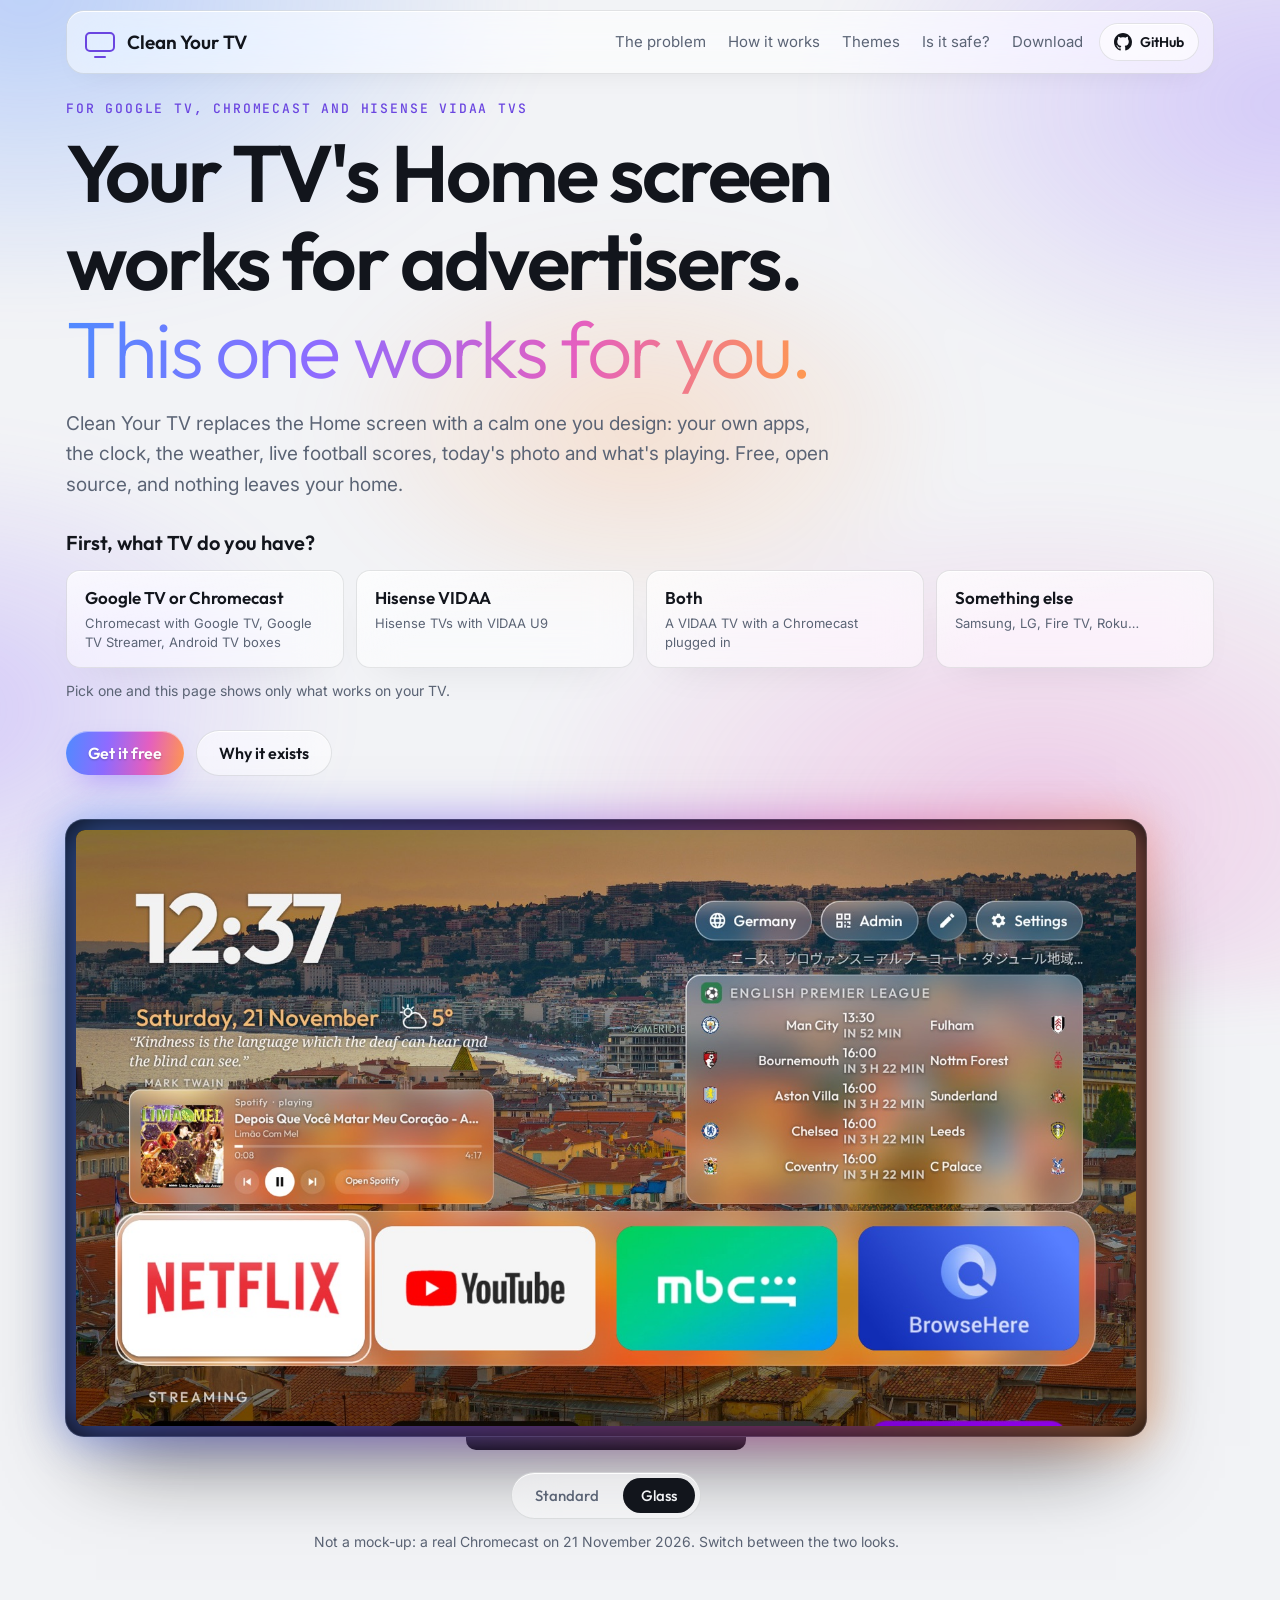
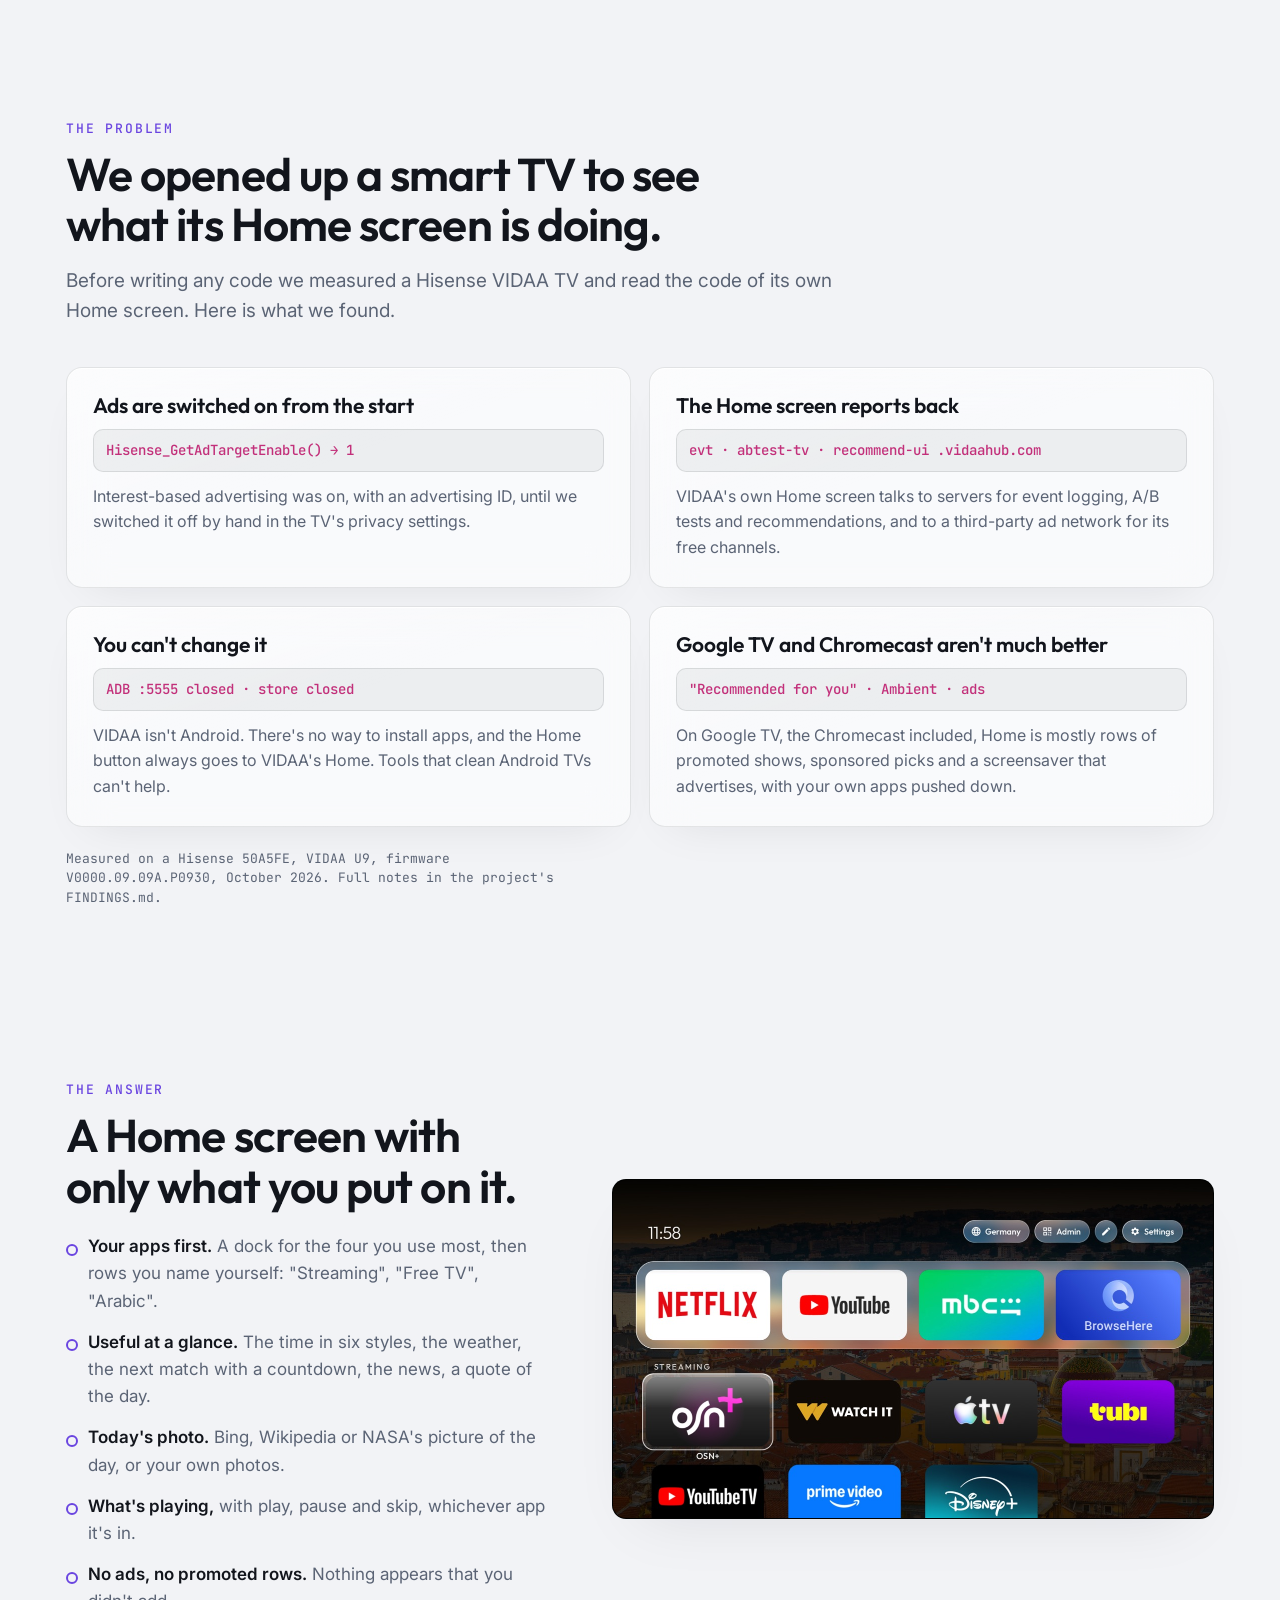
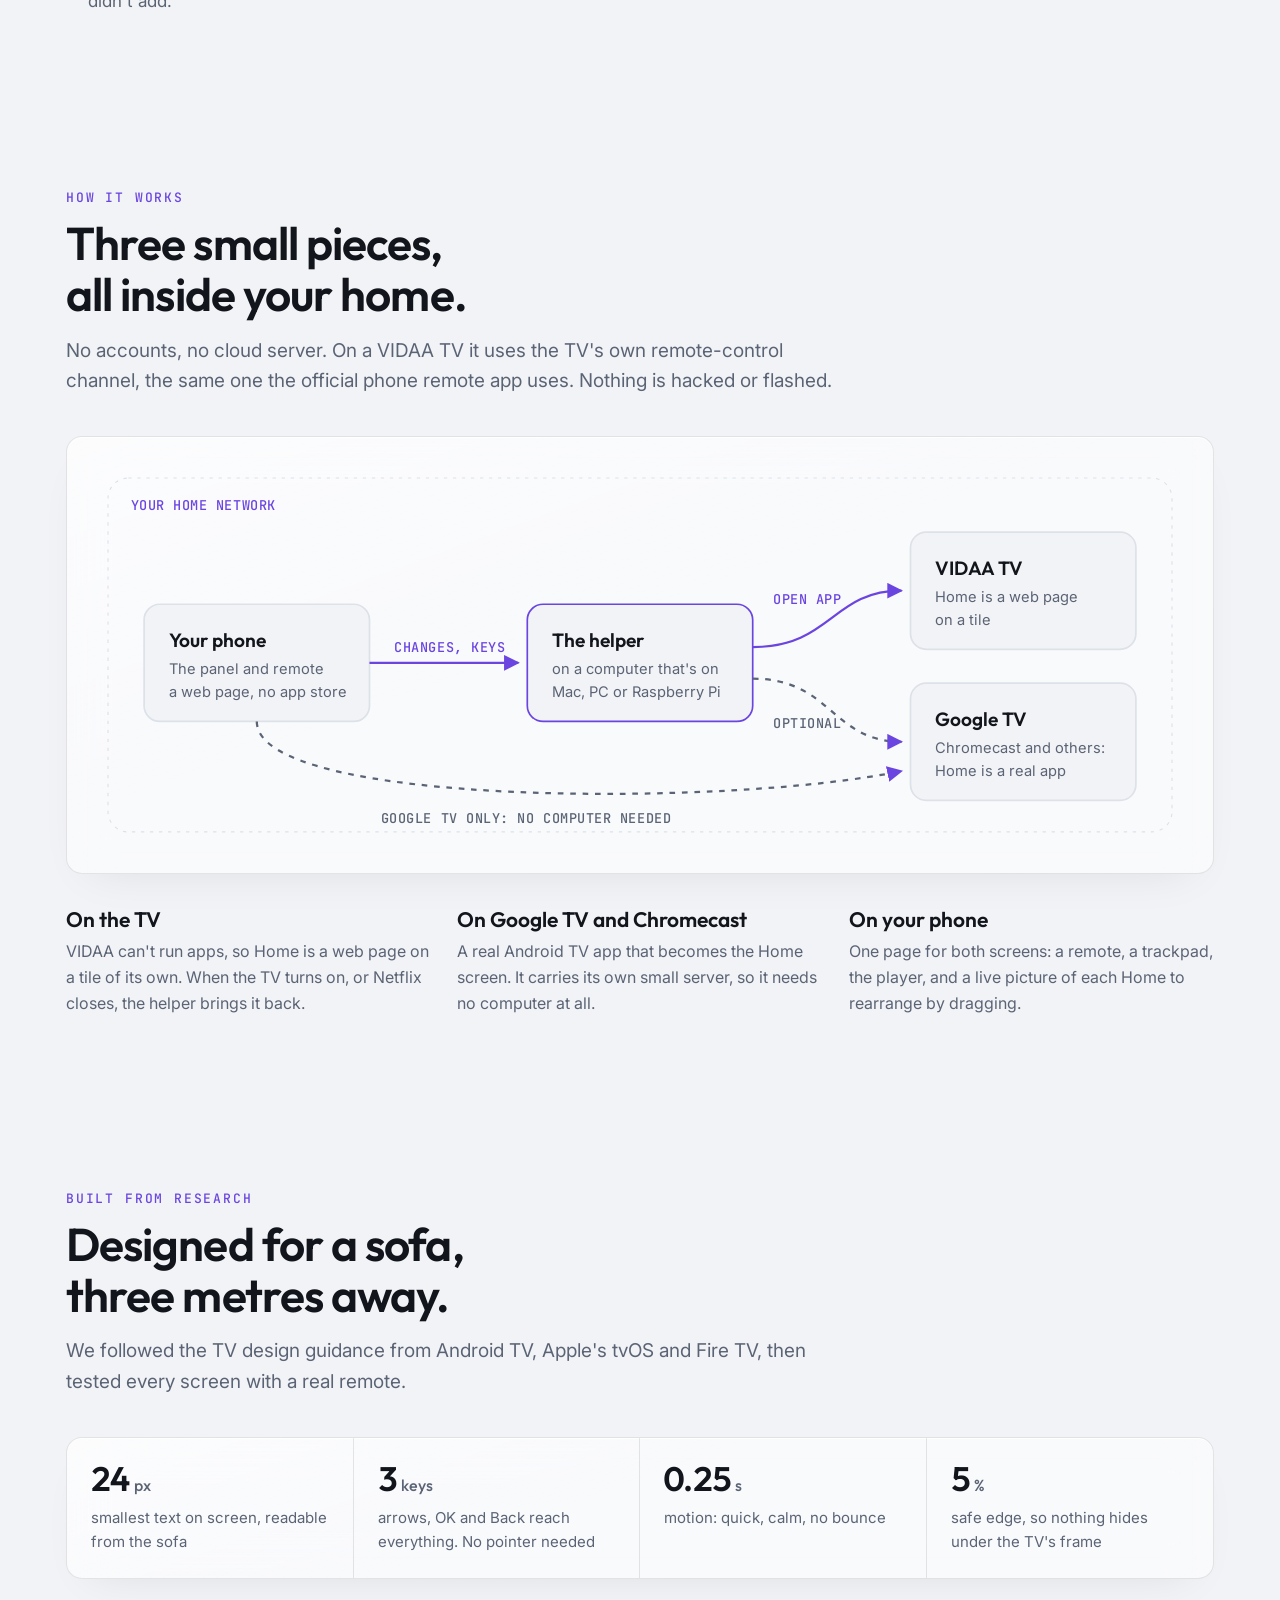
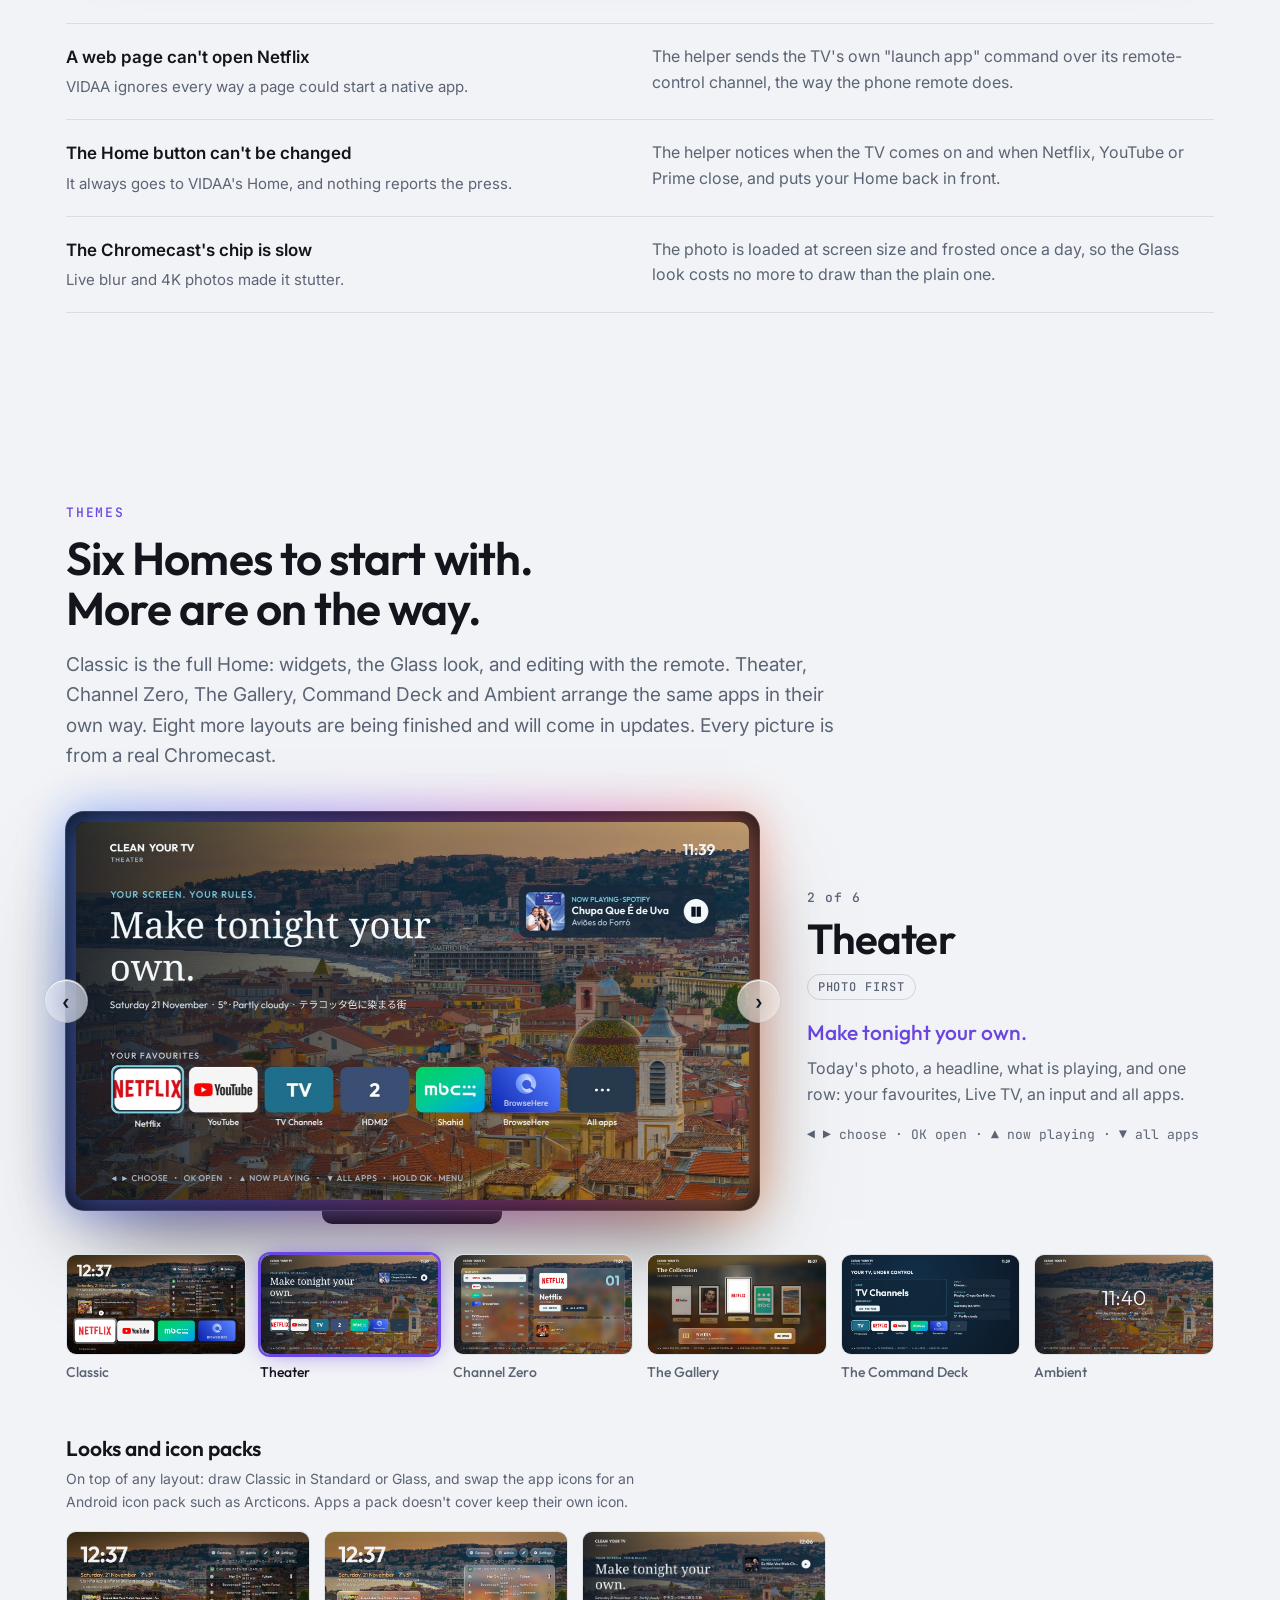
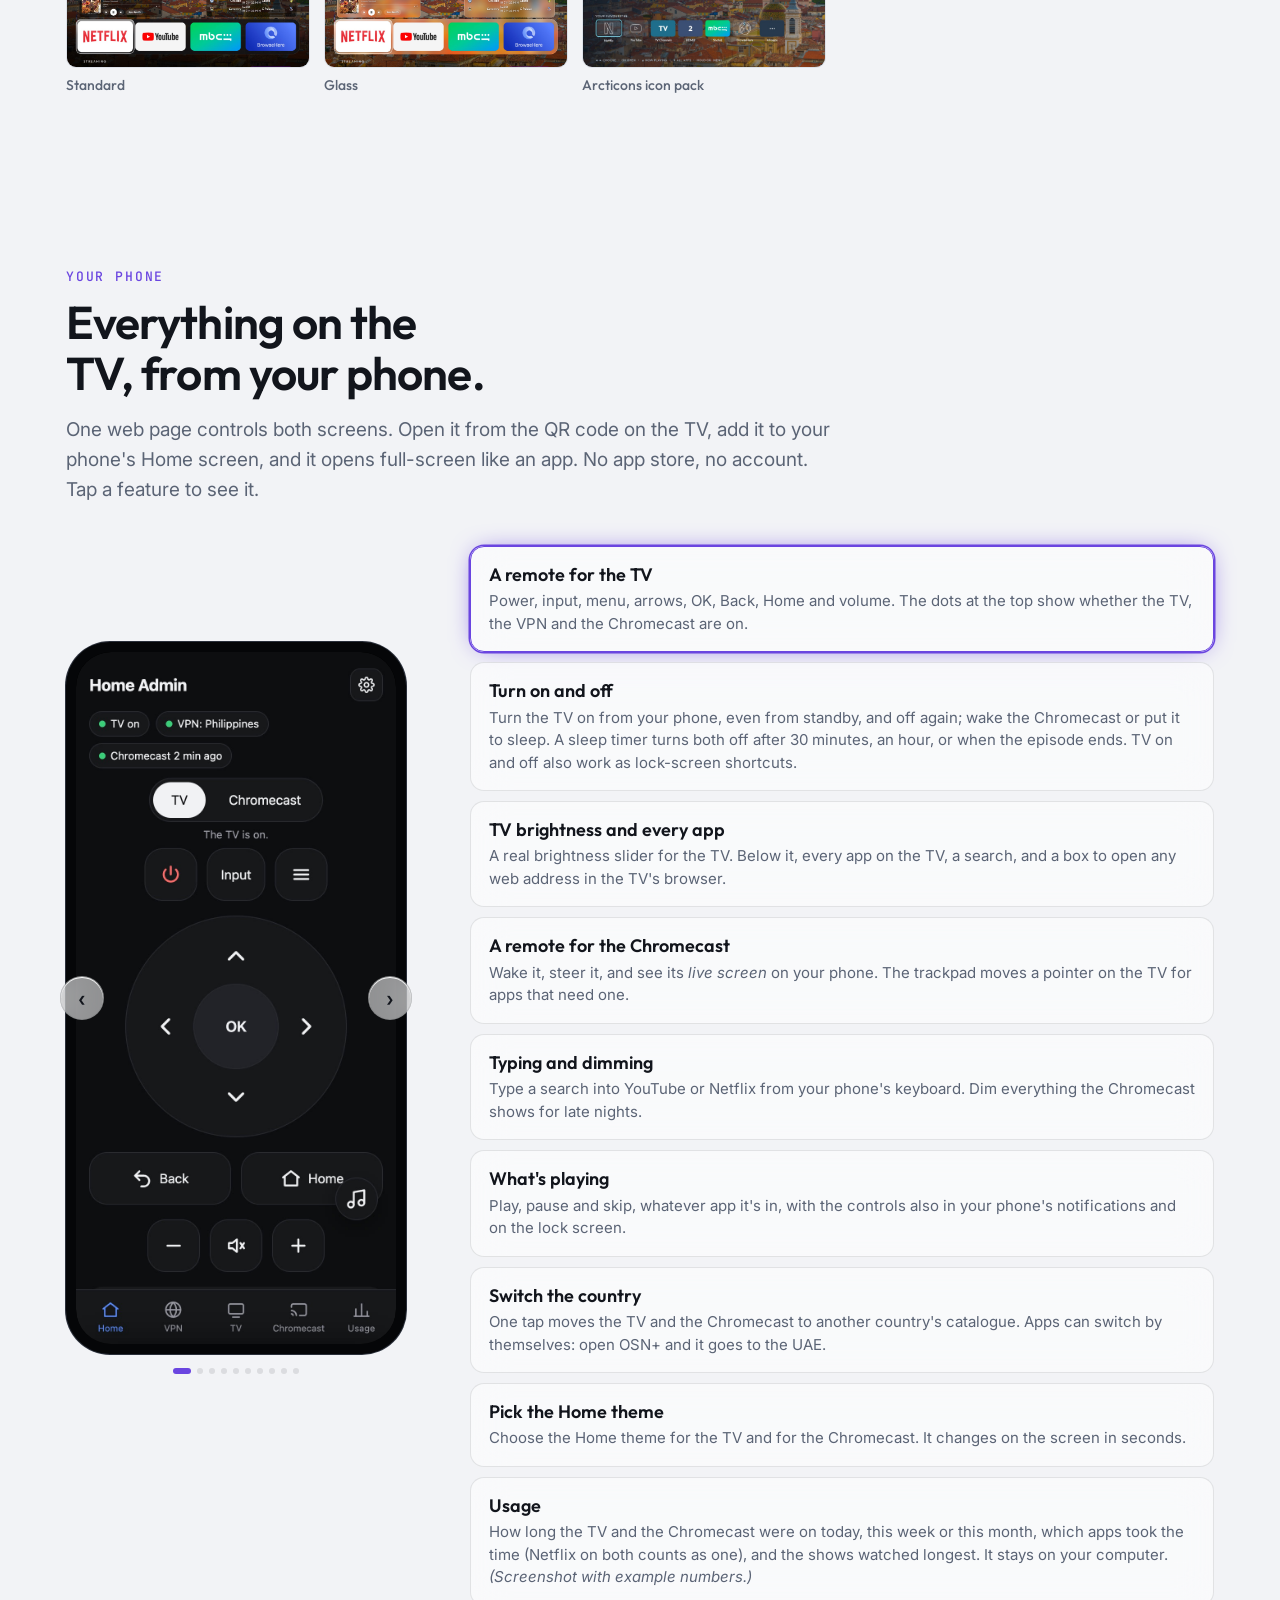
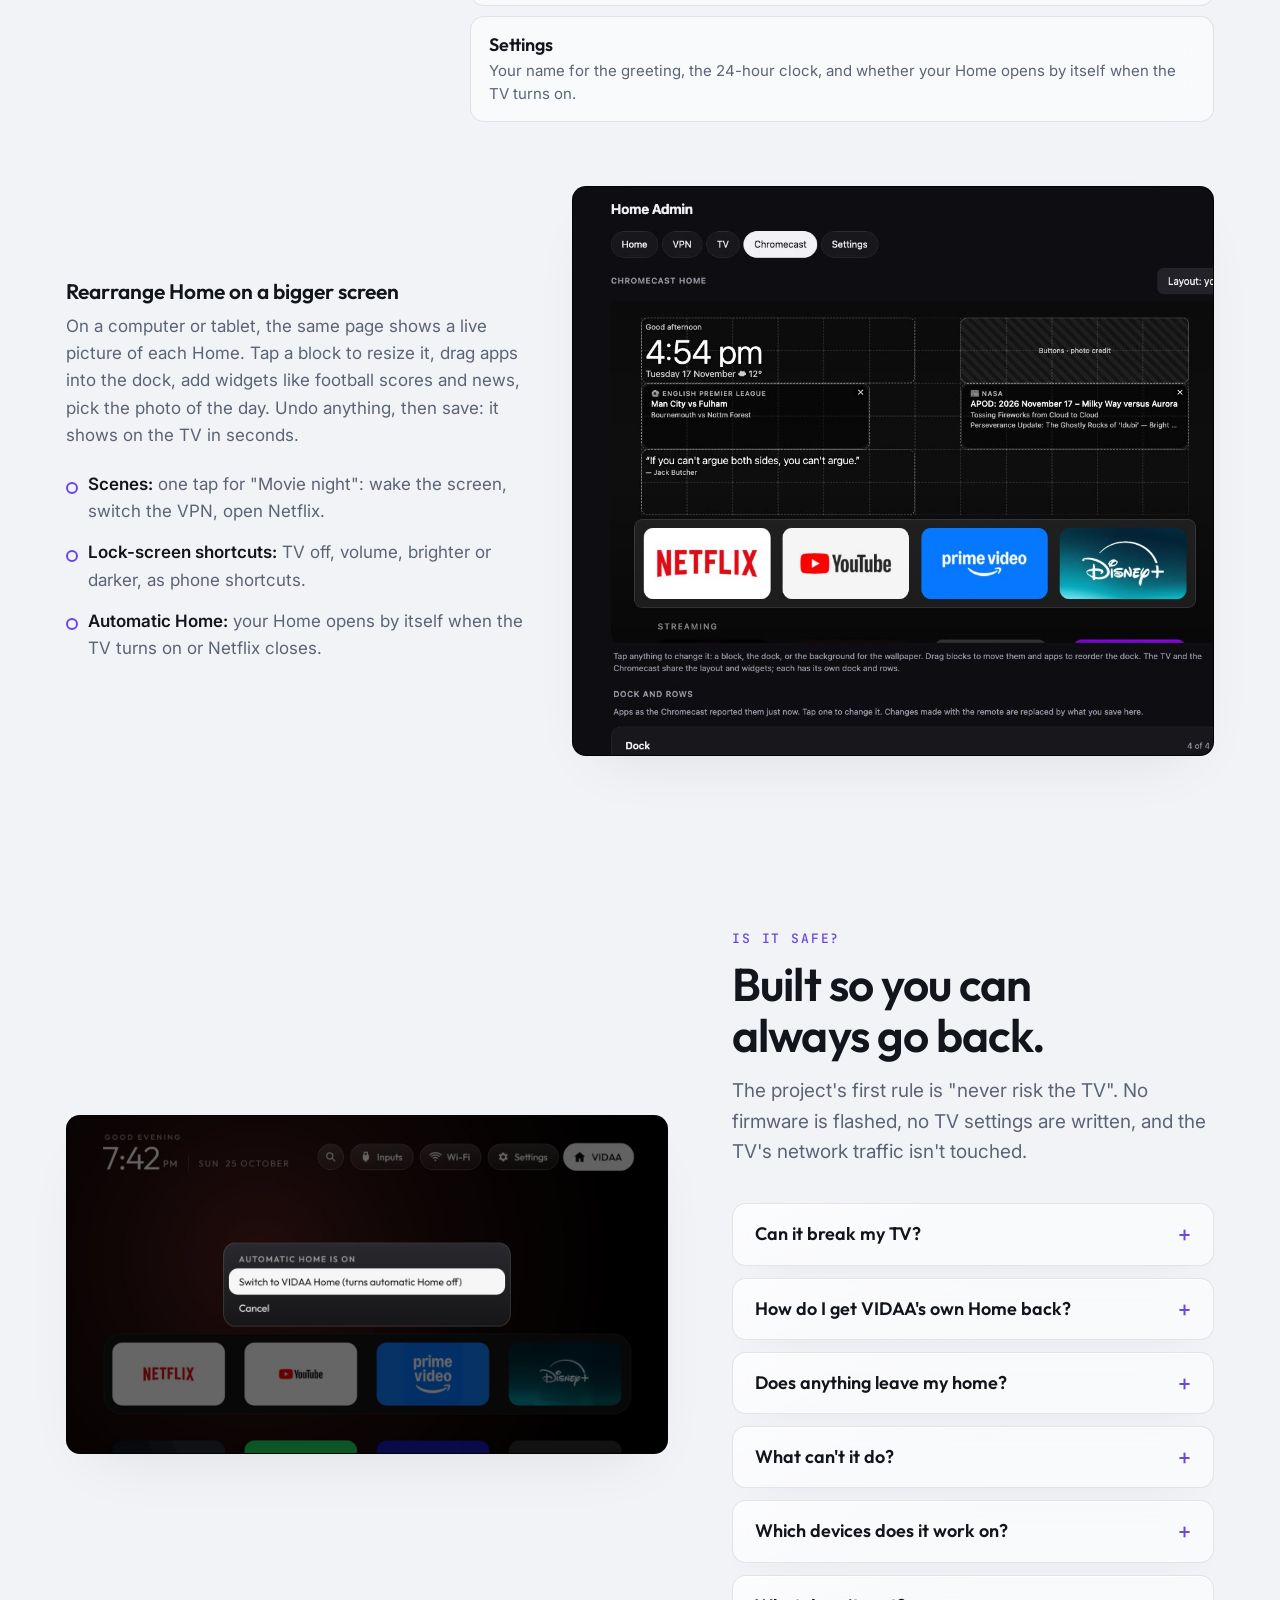
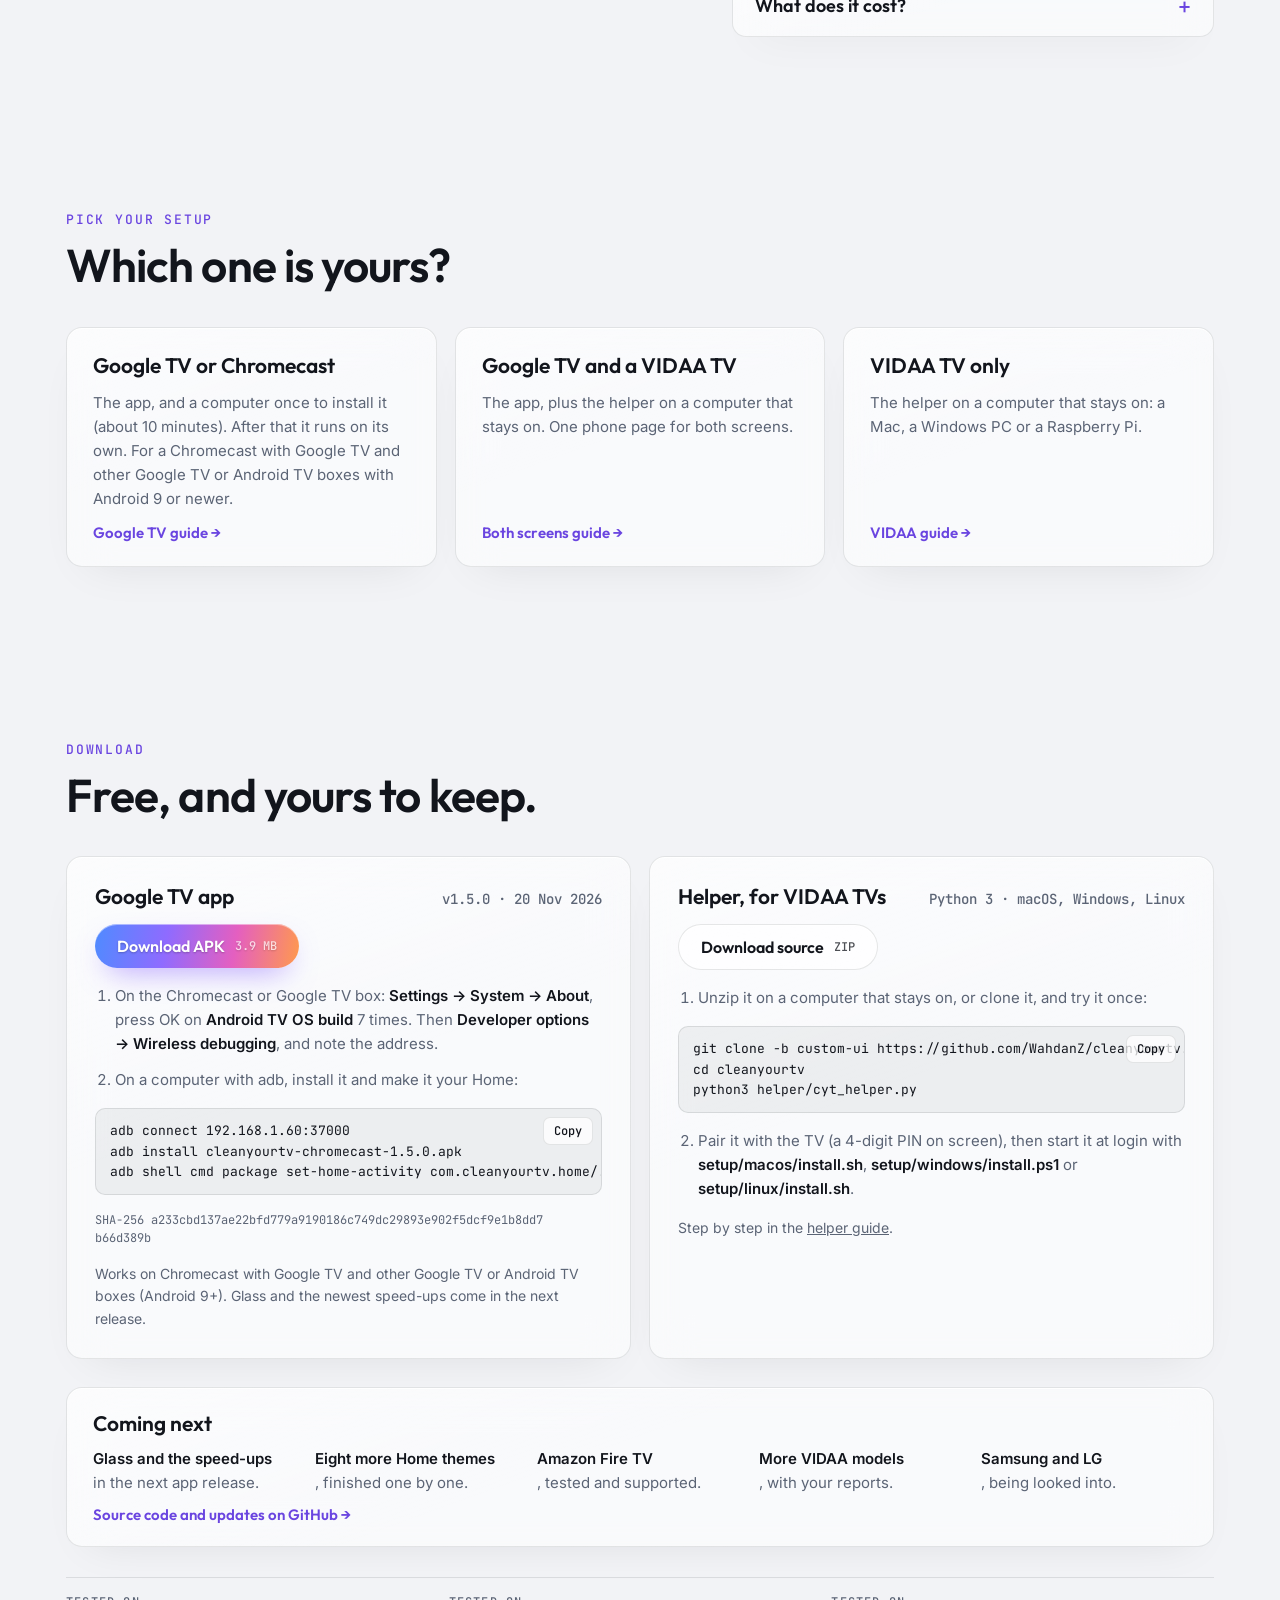
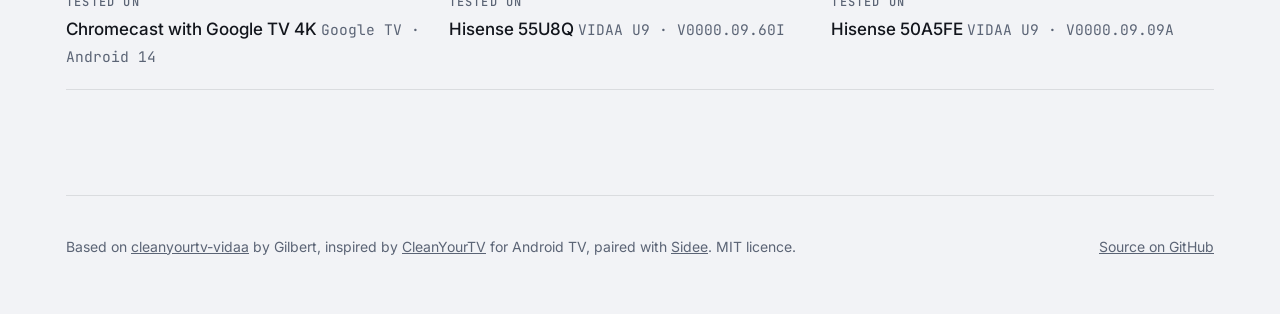
<file: index.html>
<!doctype html>
<html lang="en">
<head>
<meta charset="utf-8">
<meta name="viewport" content="width=device-width, initial-scale=1, viewport-fit=cover">
<meta name="description" content="A calm, ad-free Home screen for Google TV, Chromecast and Hisense VIDAA TVs. Your apps, the clock, the weather, football scores and today's photo. Free and open source.">
<meta property="og:title" content="Clean Your TV">
<meta property="og:description" content="A calm, ad-free Home screen for Google TV, Chromecast and Hisense VIDAA TVs. Your apps, the clock, the weather, football scores and today's photo. Free and open source.">
<meta property="og:type" content="website">
<meta property="og:url" content="https://wahdanz.github.io/cleanyourtv/">
<meta property="og:image" content="https://wahdanz.github.io/cleanyourtv/img/glass.jpg">
<meta name="twitter:card" content="summary_large_image">
<link rel="icon" href="data:image/svg+xml,%3Csvg xmlns='http://www.w3.org/2000/svg' viewBox='0 0 32 32'%3E%3Crect x='3' y='6' width='26' height='17' rx='3' fill='none' stroke='%238F6BFF' stroke-width='3'/%3E%3Cpath d='M11 28h10' stroke='%238F6BFF' stroke-width='3' stroke-linecap='round'/%3E%3C/svg%3E">
<title>Clean Your TV</title>
<link rel="preconnect" href="https://fonts.googleapis.com">
<link rel="preconnect" href="https://fonts.gstatic.com" crossorigin>
<link rel="stylesheet" href="https://fonts.googleapis.com/css2?family=Outfit:wght@300;400;500;600;700&family=Inter:wght@400;500;600&family=JetBrains+Mono:wght@400;500&display=swap">
<style>
html { scroll-behavior: smooth; }
body { margin: 0; }
/* Layout: a living room at night. The story runs top to bottom: the problem, what we found, the fix, how it works, then the download. */
:root {
  --bg: #0D0F14;        /* the room with the lights off */
  --panel: #161A22;     /* a shelf */
  --line: #262C38;
  --fg: #EEF0F4;
  --muted: #9AA2B2;
  --accent: #F0B44C;    /* the clock's date line, amber */
  --accent-ink: #1A1206;
  --warn: #FF8A7A;      /* what the stock screens do */
  --glass: rgba(255,255,255,.08);
  --glass-rim: rgba(255,255,255,.22);
  --display: "Outfit", "Avenir Next", system-ui, sans-serif;
  --body: "Inter", system-ui, -apple-system, sans-serif;
  --mono: "JetBrains Mono", ui-monospace, "SF Mono", Menlo, monospace;
  color-scheme: dark;
}
@media (prefers-color-scheme: light) { :root:not([data-theme="dark"]) {
  --bg: #F2F3F6; --panel: #FFFFFF; --line: #DDE1E8; --fg: #12151C; --muted: #5B6475; --warn: #C2412F;
  --accent: #B5761A; --accent-ink: #FFFFFF; --glass: rgba(18,21,28,.04); --glass-rim: rgba(18,21,28,.14); color-scheme: light } }
:root[data-theme="light"] {
  --bg: #F2F3F6; --panel: #FFFFFF; --line: #DDE1E8; --fg: #12151C; --muted: #5B6475; --warn: #C2412F;
  --accent: #B5761A; --accent-ink: #FFFFFF; --glass: rgba(18,21,28,.04); --glass-rim: rgba(18,21,28,.14); color-scheme: light }

* { box-sizing: border-box }
body { background: var(--bg); color: var(--fg); font: 400 17px/1.6 var(--body); -webkit-font-smoothing: antialiased; }
.wrap { max-width: 1180px; margin: 0 auto; padding-block: 0; padding-left: max(16px, env(safe-area-inset-left, 0px)); padding-right: max(16px, env(safe-area-inset-right, 0px)); }
a { color: inherit }
h1, h2, h3 { font-family: var(--display); text-wrap: balance; margin: 0; line-height: 1.1; }
h2 { font-size: clamp(30px, 4.2vw, 46px); font-weight: 600; letter-spacing: -.02em; max-width: 22ch; }
h3 { font-size: 21px; font-weight: 600; }
p { margin: 0; max-width: 64ch; }
.eyebrow { font: 500 13px/1 var(--mono); letter-spacing: .14em; text-transform: uppercase; color: var(--accent); margin-bottom: 14px; }
section { padding-block: clamp(56px, 8vw, 100px); }
section + section { border-top: 1px solid var(--line); }
.lede { color: var(--muted); font-size: 19px; margin-top: 16px; }
img { display: block; max-width: 100%; height: auto; }
:focus-visible { outline: 3px solid var(--accent); outline-offset: 3px; border-radius: 8px; }
code { font: 400 .86em var(--mono); }

/* ---------- top bar ---------- */
.top { display: flex; align-items: center; justify-content: space-between; gap: 16px; padding-block: 22px; }
.mark { display: flex; align-items: center; gap: 12px; font: 600 19px/1 var(--display); text-decoration: none; }
.mark i { width: 30px; height: 20px; border: 2.5px solid var(--fg); border-radius: 5px; position: relative; display: inline-block; }
.mark i::after { content: ""; position: absolute; left: 50%; bottom: -8px; width: 12px; height: 2.5px; margin-left: -6px; background: var(--fg); border-radius: 2px; }
.top nav { display: flex; gap: 22px; font-size: 15px; color: var(--muted); flex-wrap: wrap; justify-content: flex-end; }
.top nav a { text-decoration: none } .top nav a:hover { color: var(--fg) }
.top nav { margin-left: auto; }
.ghbtn { display: inline-flex; align-items: center; gap: 8px; padding: 9px 14px; border-radius: 999px; border: 1.5px solid var(--glass-rim); background: var(--glass); font: 600 14px/1 var(--display); text-decoration: none; flex: none; }
.ghbtn:hover { border-color: var(--fg); }

/* ---------- hero ---------- */
.hero { padding-block: 28px 80px; display: grid; gap: 44px; }
.hero h1 { font-size: clamp(40px, 6.6vw, 80px); font-weight: 600; letter-spacing: -.035em; max-width: 16ch; }
.hero h1 em { font-style: normal; color: var(--accent); font-weight: 300; }
.cta { display: flex; gap: 12px; flex-wrap: wrap; margin-top: 28px; align-items: center; }
.btn { display: inline-flex; align-items: center; gap: 10px; padding: 14px 22px; border-radius: 999px; font: 600 16px/1 var(--display); text-decoration: none; border: 1.5px solid var(--glass-rim); background: var(--glass); }
.btn.primary { background: var(--accent); color: var(--accent-ink); border-color: transparent; }
.btn small { font: 500 12px/1 var(--mono); opacity: .75; }
.btn:hover { transform: translateY(-1px); }

/* The TV on the wall, with a switch for the two looks. */
.tv { position: relative; max-width: 1080px; margin: 0 auto; width: 100%; }
.bezel { position: relative; border-radius: 18px; padding: 10px; background: #050608; box-shadow: 0 0 0 1px #2a2f3a, 0 40px 90px -30px rgba(0,0,0,.7); }
.screen { position: relative; aspect-ratio: 16 / 9; border-radius: 9px; overflow: hidden; background: #000; }
.screen img { position: absolute; inset: 0; width: 100%; height: 100%; object-fit: cover; transition: opacity .5s ease; }
.screen img.off { opacity: 0 }
.stand { width: 26%; height: 14px; margin: 0 auto; background: linear-gradient(#20242c, #0b0c10); border-radius: 0 0 10px 10px; }
.looks { display: flex; gap: 6px; margin-top: 22px; padding: 5px; border-radius: 999px; border: 1px solid var(--glass-rim); background: var(--glass); width: max-content; max-width: 100%; margin-inline: auto; }
.looks button { font: 500 15px/1 var(--display); color: var(--muted); background: none; border: 0; padding: 10px 18px; border-radius: 999px; cursor: pointer; }
.looks button[aria-pressed="true"] { background: var(--fg); color: var(--bg); }
.caption { text-align: center; margin-top: 12px; font-size: 14px; color: var(--muted); }

/* ---------- "what TV do you have?" ---------- */
.picker { margin-top: 30px; }
.pickq { font: 600 20px/1.3 var(--display); }
.picks { display: grid; grid-template-columns: repeat(4, minmax(0, 1fr)); gap: 12px; margin-top: 14px; }
.pick { display: flex; flex-direction: column; gap: 6px; text-align: left; padding: 16px 18px; border-radius: 14px; border: 1.5px solid var(--line); background: var(--panel); color: var(--fg); cursor: pointer; font: inherit; min-width: 0; transition: border-color .2s ease, transform .2s ease; }
.pick b { font: 600 17px/1.25 var(--display); }
.pick small { font-size: 13px; line-height: 1.4; color: var(--muted); }
.pick:hover { transform: translateY(-2px); border-color: var(--glass-rim); }
.pick[aria-pressed="true"] { border-color: var(--accent); box-shadow: 0 0 0 1.5px var(--accent); }
.picknote { margin-top: 12px; font-size: 14px; color: var(--muted); }
.picknote button { font: inherit; color: var(--accent); background: none; border: 0; padding: 0; cursor: pointer; text-decoration: underline; }
/* Only what fits the chosen TV: each tagged element lists the choices it shows for. */
body[data-tv="gtv"] [data-for]:not([data-for~="gtv"]),
body[data-tv="vidaa"] [data-for]:not([data-for~="vidaa"]),
body[data-tv="both"] [data-for]:not([data-for~="both"]),
body[data-tv="other"] [data-for]:not([data-for~="other"]),
body:not([data-tv]) [data-for="other"] { display: none !important; }
.coming { display: grid; grid-template-columns: minmax(0, 1.5fr) minmax(0, 1fr); gap: clamp(24px, 4vw, 48px); align-items: start; }
.today { background: var(--panel); border: 1px solid var(--accent); border-radius: 16px; padding: 26px; display: flex; flex-direction: column; gap: 14px; align-items: flex-start; }
.today p { color: var(--muted); font-size: 16px; }
.next { margin-top: 28px; background: var(--panel); border: 1px dashed var(--glass-rim); border-radius: 16px; padding: 24px 26px; display: grid; gap: 12px; }
.next ul { margin: 0; padding: 0; list-style: none; display: grid; grid-template-columns: repeat(auto-fit, minmax(min(100%, 170px), 1fr)); gap: 16px; }
.next li { color: var(--muted); font-size: 15px; } .next li b { display: block; color: var(--fg); font-weight: 600; }
.next .go { font: 600 15px/1 var(--display); color: var(--accent); text-decoration: none; }

/* ---------- the problem: findings ---------- */
.findings { display: grid; grid-template-columns: repeat(auto-fit, minmax(min(100%, 420px), 1fr)); gap: 18px; margin-top: 40px; }
.finding { background: var(--panel); border: 1px solid var(--line); border-radius: 16px; padding: 26px; display: flex; flex-direction: column; gap: 12px; min-width: 0; }
.finding .reading { font: 500 14px/1.5 var(--mono); color: var(--warn); background: var(--bg); border: 1px solid var(--line); border-radius: 10px; padding: 10px 12px; overflow-x: auto; white-space: nowrap; }
.finding p { color: var(--muted); font-size: 16px; }
.source { font: 400 13px/1.5 var(--mono); color: var(--muted); margin-top: 22px; }

/* ---------- the answer ---------- */
.split { display: grid; grid-template-columns: minmax(0, 1fr) minmax(0, 1.25fr); gap: clamp(28px, 5vw, 64px); align-items: center; }
.split.flip { grid-template-columns: minmax(0, 1.25fr) minmax(0, 1fr); }
.split.flip > :first-child { order: 2 }
.list { list-style: none; padding: 0; margin: 22px 0 0; display: grid; gap: 14px; }
.list li { padding-left: 22px; position: relative; color: var(--muted); }
.list li b { color: var(--fg); font-weight: 600; }
.list li::before { content: ""; position: absolute; left: 0; top: .62em; width: 8px; height: 8px; border-radius: 50%; border: 2px solid var(--accent); }
.shot { border-radius: 14px; overflow: hidden; border: 1px solid var(--line); background: #000; }
.badge { display: inline-block; font: 500 12px/1 var(--mono); letter-spacing: .08em; text-transform: uppercase; padding: 6px 10px; border-radius: 999px; border: 1px solid var(--accent); color: var(--accent); margin-left: 10px; vertical-align: middle; }

/* ---------- how it works: the diagram ---------- */
.diagram { margin-top: 40px; border: 1px solid var(--line); border-radius: 16px; background: var(--panel); padding: clamp(16px, 3vw, 32px); overflow-x: auto; }
.diagram svg { display: block; width: 100%; min-width: 640px; height: auto; }
.diagram .box { fill: var(--bg); stroke: var(--line); stroke-width: 1.5; }
.diagram .box.hub { stroke: var(--accent); }
.diagram .t { fill: var(--fg); font: 600 17px var(--display); }
.diagram .s { fill: var(--muted); font: 400 13px var(--body); }
.diagram .k { fill: var(--accent); font: 500 12px var(--mono); letter-spacing: .04em; }
.diagram .wire { stroke: var(--accent); stroke-width: 2; fill: none; }
.diagram .wire.dash { stroke-dasharray: 5 6; stroke: var(--muted); }
.diagram .head { fill: var(--accent); }
.diagram .zone { fill: none; stroke: var(--line); stroke-dasharray: 3 5; }
.pieces { display: grid; grid-template-columns: repeat(auto-fit, minmax(min(100%, 260px), 1fr)); gap: 26px; margin-top: 34px; }
.piece { min-width: 0; } .piece p { color: var(--muted); font-size: 16px; margin-top: 8px; }

/* ---------- research → design ---------- */
.rules { display: grid; grid-template-columns: repeat(4, minmax(0, 1fr)); margin-top: 40px; border: 1px solid var(--line); border-radius: 16px; overflow: hidden; }
.rule { padding: 24px; border-right: 1px solid var(--line); min-width: 0; }
.rule:last-child { border-right: 0 }
.rule b { display: block; font: 600 34px/1 var(--display); letter-spacing: -.02em; font-variant-numeric: tabular-nums; }
.rule b small { font-size: 16px; font-weight: 500; color: var(--muted); margin-left: 4px; letter-spacing: 0; }
.rule span { display: block; margin-top: 10px; color: var(--muted); font-size: 15px; }
.solved { display: grid; gap: 0; margin-top: 44px; border-top: 1px solid var(--line); }
.solved div { display: grid; grid-template-columns: minmax(0, 1fr) minmax(0, 1fr); gap: 24px; padding-block: 20px; border-bottom: 1px solid var(--line); }
.solved dt { font-weight: 600; } .solved dt small { display: block; font-weight: 400; color: var(--muted); font-size: 15px; margin-top: 4px; }
.solved dd { margin: 0; color: var(--muted); font-size: 16px; }

/* ---------- themes gallery ---------- */
.gallery { display: grid; grid-template-columns: minmax(0, 1.7fr) minmax(0, 1fr); gap: clamp(24px, 4vw, 48px); align-items: center; margin-top: 40px; }
.gallery .tv { max-width: none; }
.thinfo { min-width: 0; }
.thcount { font: 500 13px/1 var(--mono); color: var(--muted); letter-spacing: .08em; }
.thname { font-size: clamp(30px, 3.4vw, 42px); margin-top: 12px; letter-spacing: -.02em; }
.thfam { display: inline-block; margin-top: 12px; font: 500 12px/1 var(--mono); letter-spacing: .08em; text-transform: uppercase; padding: 6px 10px; border-radius: 999px; border: 1px solid var(--glass-rim); color: var(--muted); }
.thtag { margin-top: 18px; font: 500 21px/1.35 var(--display); color: var(--accent); }
.thabout { margin-top: 10px; color: var(--muted); font-size: 16px; }
.thkeys { margin-top: 18px; font: 400 13px/1.5 var(--mono); color: var(--muted); }
.thumbs { display: grid; grid-template-columns: repeat(6, minmax(0, 1fr)); gap: 14px; margin-top: 30px; }
.thumbs.looksrow { grid-template-columns: repeat(3, minmax(0, 1fr)); max-width: 760px; margin-top: 18px; }
.thumb { display: flex; flex-direction: column; gap: 8px; padding: 0; border: 0; background: none; color: var(--muted); cursor: pointer; text-align: left; font: 500 14px/1.3 var(--display); min-width: 0; }
.thumb img { width: 100%; aspect-ratio: 16 / 9; object-fit: cover; border-radius: 10px; border: 1.5px solid var(--line); transition: transform .2s ease, border-color .2s ease; }
.thumb:hover img { transform: translateY(-2px); }
.thumb[aria-pressed="true"] { color: var(--fg); }
.thumb[aria-pressed="true"] img { border-color: var(--accent); box-shadow: 0 0 0 2px var(--accent); }
#thShot { will-change: transform, opacity; }

/* ---------- phone ---------- */
.phones { display: flex; gap: 18px; justify-content: center; }
.phone { width: min(46%, 230px); border-radius: 30px; padding: 8px; background: #050608; box-shadow: 0 0 0 1px #2a2f3a; }
.phone img { border-radius: 23px; }

/* ---------- FAQ ---------- */
.faq { margin-top: 36px; display: grid; gap: 12px; }
.faq details { background: var(--panel); border: 1px solid var(--line); border-radius: 14px; padding: 18px 22px; }
.faq summary { cursor: pointer; font: 600 18px/1.35 var(--display); list-style: none; display: flex; justify-content: space-between; gap: 16px; }
.faq summary::-webkit-details-marker { display: none }
.faq summary::after { content: "+"; color: var(--accent); font-weight: 400; font-size: 24px; line-height: 1; }
.faq details[open] summary::after { content: "–"; }
.faq details p { color: var(--muted); margin-top: 12px; font-size: 16px; }

/* ---------- setups + download ---------- */
.setups { display: grid; grid-template-columns: repeat(auto-fit, minmax(min(100%, 280px), 1fr)); gap: 18px; margin-top: 36px; }
.setup { background: var(--panel); border: 1px solid var(--line); border-radius: 16px; padding: 26px; display: flex; flex-direction: column; gap: 14px; min-width: 0; }
.setup .need { font-size: 15px; color: var(--muted); flex: 1; }
.setup a.go { font: 600 15px/1 var(--display); color: var(--accent); text-decoration: none; }
.setup a.go:hover { text-decoration: underline }
.dl { display: grid; grid-template-columns: repeat(auto-fit, minmax(min(100%, 380px), 1fr)); gap: 18px; margin-top: 36px; }
.card { background: var(--panel); border: 1px solid var(--line); border-radius: 16px; padding: 28px; min-width: 0; display: flex; flex-direction: column; gap: 16px; }
.card .row { display: flex; justify-content: space-between; gap: 12px; align-items: baseline; flex-wrap: wrap; }
.card .ver { font: 500 14px/1 var(--mono); color: var(--muted); }
.steps { margin: 0; padding-left: 20px; display: grid; gap: 12px; color: var(--muted); font-size: 15px; }
.steps b { color: var(--fg); font-weight: 600 }
.code { position: relative; background: var(--bg); border: 1px solid var(--line); border-radius: 10px; padding: 12px 84px 12px 14px; font: 400 13px/1.55 var(--mono); overflow-x: auto; white-space: pre; color: var(--fg); }
.copy { position: absolute; top: 8px; right: 8px; font: 500 12px/1 var(--mono); padding: 7px 10px; border-radius: 7px; border: 1px solid var(--line); background: var(--panel); color: var(--fg); cursor: pointer; }
.sha { font: 400 12px/1.5 var(--mono); color: var(--muted); word-break: break-all; }
.note { font-size: 14px; color: var(--muted); }
.tested { display: grid; grid-template-columns: repeat(auto-fit, minmax(min(100%, 260px), 1fr)); margin-top: 30px; border-top: 1px solid var(--line); }
.tested div { padding: 18px 18px 18px 0; border-bottom: 1px solid var(--line); min-width: 0; }
.tested dt { font: 500 12px/1 var(--mono); letter-spacing: .1em; text-transform: uppercase; color: var(--muted); }
.tested dd { margin: 8px 0 0; font-weight: 500; }
.tested dd code { color: var(--muted); }
footer { padding-block: 40px 56px; border-top: 1px solid var(--line); color: var(--muted); font-size: 14px; display: flex; justify-content: space-between; gap: 16px; flex-wrap: wrap; }

@media (max-width: 900px) {
  .split, .split.flip, .coming { grid-template-columns: minmax(0, 1fr); }
  .picks { grid-template-columns: repeat(2, minmax(0, 1fr)); }
  .next ul { grid-template-columns: repeat(2, minmax(0, 1fr)); }
  .split.flip > :first-child { order: 0 }
  .rules { grid-template-columns: repeat(2, minmax(0, 1fr)); }
  .rule:nth-child(2) { border-right: 0 } .rule:nth-child(-n+2) { border-bottom: 1px solid var(--line); }
  .solved div { grid-template-columns: minmax(0, 1fr); gap: 6px; }
  .gallery { grid-template-columns: minmax(0, 1fr); }
  .thumbs { grid-template-columns: repeat(3, minmax(0, 1fr)); gap: 10px; }
  .top nav { display: none; }
}
@media (prefers-reduced-motion: reduce) { * { transition: none !important } }


/* ---------- phone tour ---------- */
.ptour { display: grid; grid-template-columns: minmax(0, 340px) minmax(0, 1fr); gap: clamp(24px, 5vw, 64px); align-items: start; margin-top: 40px; }
.pframe { position: sticky; top: 96px; }
.phone.big { width: 100%; max-width: 340px; margin: 0 auto; border-radius: 44px; padding: 10px; }
.pscreen { overflow: hidden; border-radius: 35px; background: #000; }
.phone.big img { border-radius: 35px; aspect-ratio: 780 / 1688; object-fit: cover; will-change: transform, opacity; }
.pfeatures { display: grid; gap: 10px; min-width: 0; }
.pf { display: grid; gap: 4px; text-align: left; padding: 16px 18px; border-radius: 14px; border: 1px solid var(--rim, var(--line)); background: var(--pane, var(--panel)); color: var(--fg); cursor: pointer; font: inherit;
  -webkit-backdrop-filter: blur(18px) saturate(150%); backdrop-filter: blur(18px) saturate(150%); transition: border-color .2s ease, transform .2s ease; }
.pf b { font: 600 18px/1.3 var(--display); }
.pf span { color: var(--muted); font-size: 15px; line-height: 1.5; }
.pf:hover { transform: translateX(3px); }
.pf[aria-pressed="true"] { border-color: var(--accent); box-shadow: 0 0 0 1.5px var(--accent), 0 0 26px -8px var(--accent); }
.peditor { display: grid; grid-template-columns: minmax(0, 1fr) minmax(0, 1.4fr); gap: clamp(24px, 4vw, 48px); align-items: center; margin-top: 64px; }
.peditor p { color: var(--muted); margin-top: 10px; }
@media (max-width: 900px) {
  .ptour, .peditor { grid-template-columns: minmax(0, 1fr); }
  .pframe { position: static; }
  .phone.big { max-width: 280px; }
}

/* ---------- swipe between themes and phone features ---------- */
.swipe { position: relative; }
.swipe .screen, .swipe .pscreen { touch-action: pan-y; cursor: grab; user-select: none; -webkit-user-select: none; }
.snav { position: absolute; top: 50%; transform: translateY(-50%); width: 44px; height: 44px; border-radius: 50%; display: grid; place-items: center;
  font: 400 28px/1 var(--display); color: var(--fg); cursor: pointer; border: 1px solid var(--rim, var(--line)); background: var(--pane, var(--panel));
  -webkit-backdrop-filter: blur(16px) saturate(160%); backdrop-filter: blur(16px) saturate(160%); box-shadow: inset 0 1px 0 var(--rim-top, transparent); z-index: 2; padding: 0 0 3px; }
.snav:hover { border-color: var(--accent); }
.tv.swipe .snav { top: 46%; } .tv.swipe .snav-prev { left: -22px; } .tv.swipe .snav-next { right: -22px; }
.pstage { position: relative; }   /* the arrows belong to the phone: the words under it change height, the phone doesn't */
.pstage .snav { top: 50%; } .pstage .snav-prev { left: -6px; } .pstage .snav-next { right: -6px; }
.pdots { display: flex; justify-content: center; gap: 6px; margin-top: 14px; }
.pdots i { width: 6px; height: 6px; border-radius: 3px; background: var(--rim, var(--line)); transition: width .25s ease, background .25s ease; }
.pdots i.on { width: 18px; background: var(--accent); }
.pcap { display: none; margin-top: 14px; text-align: center; }
.pcap b { display: block; font: 600 19px/1.3 var(--display); }
.pcap span { display: block; margin-top: 6px; color: var(--muted); font-size: 15px; line-height: 1.5; }
.swipehint { display: none; margin-top: 8px; text-align: center; font: 400 13px/1.4 var(--mono); color: var(--muted); }
@media (hover: none) { .swipehint { display: block; } }
@media (max-width: 900px) {
  .pcap { display: block; }
  .tv.swipe .snav-prev { left: 4px; } .tv.swipe .snav-next { right: 4px; }
  .tv.swipe .snav, .pstage .snav { width: 36px; height: 36px; font-size: 22px; opacity: .85; }
}

/* ---------- Glass UI: the app's Glass look, for the page itself ----------
   A soft light behind everything (warm amber, coral and teal, from the photo of the day), and every panel frosted
   glass over it: blurred, a light tint, a bright rim at the top where the light hits. */
:root { --pane: rgba(255,255,255,.065); --pane-strong: rgba(255,255,255,.11); --rim: rgba(255,255,255,.18); --rim-top: rgba(255,255,255,.42); --inset: rgba(0,0,0,.32);
  --glow1: rgba(240,180,76,.42); --glow2: rgba(232,106,74,.34); --glow3: rgba(43,179,163,.32); --shadow: rgba(0,0,0,.35); }
@media (prefers-color-scheme: light) { :root:not([data-theme="dark"]) { --pane: rgba(255,255,255,.55); --pane-strong: rgba(255,255,255,.75); --rim: rgba(18,21,28,.10); --rim-top: rgba(255,255,255,.95); --inset: rgba(18,21,28,.05);
  --glow1: rgba(240,180,76,.38); --glow2: rgba(232,106,74,.22); --glow3: rgba(43,179,163,.22); --shadow: rgba(18,21,28,.10); } }
:root[data-theme="light"] { --pane: rgba(255,255,255,.55); --pane-strong: rgba(255,255,255,.75); --rim: rgba(18,21,28,.10); --rim-top: rgba(255,255,255,.95); --inset: rgba(18,21,28,.05);
  --glow1: rgba(240,180,76,.38); --glow2: rgba(232,106,74,.22); --glow3: rgba(43,179,163,.22); --shadow: rgba(18,21,28,.10); }

body { position: relative; isolation: isolate; }
body::before { content: ""; position: fixed; inset: -10%; z-index: -1; pointer-events: none;
  background:
    radial-gradient(46% 40% at 12% 10%, var(--glow1), transparent 72%),
    radial-gradient(40% 36% at 90% 24%, var(--glow3), transparent 72%),
    radial-gradient(48% 42% at 72% 82%, var(--glow2), transparent 72%),
    radial-gradient(36% 34% at 6% 72%, var(--glow3), transparent 72%),
    radial-gradient(30% 26% at 48% 50%, var(--glow1), transparent 75%);
  filter: blur(30px); }

/* the frosted panels */
.finding, .setup, .card, .faq details, .pick, .today, .next, .rules, .diagram, .looks, .ghbtn, .btn:not(.primary), .thumb img, .phone, .bezel {
  -webkit-backdrop-filter: blur(22px) saturate(160%); backdrop-filter: blur(22px) saturate(160%); }
.finding, .setup, .card, .faq details, .pick, .today, .next, .rules, .diagram {
  background: linear-gradient(160deg, var(--pane-strong), var(--pane) 45%, var(--pane));
  border: 1px solid var(--rim);
  box-shadow: inset 0 1px 0 var(--rim-top), 0 18px 44px -24px var(--shadow); }
.today { border-color: var(--accent); }
.next { border-style: solid; }
.rule { border-color: var(--rim) !important; }
.btn:not(.primary), .ghbtn, .looks { background: var(--pane); border-color: var(--rim); box-shadow: inset 0 1px 0 var(--rim-top); }
.btn.primary { box-shadow: inset 0 1px 0 rgba(255,255,255,.55), 0 10px 26px -10px var(--accent); }
.pick[aria-pressed="true"] { background: linear-gradient(160deg, var(--pane-strong), var(--pane)); }
.finding .reading, .code { background: var(--inset); border-color: var(--rim); }
.copy { background: var(--pane-strong); border-color: var(--rim); }
.shot { border-color: var(--rim); box-shadow: 0 24px 60px -28px var(--shadow); }

/* the top bar floats as a glass strip */
.top { position: sticky; top: max(10px, env(safe-area-inset-top, 0px)); z-index: 20; margin-top: 10px; padding: 12px 14px 12px 18px; border-radius: 18px;
  background: var(--pane); border: 1px solid var(--rim); box-shadow: inset 0 1px 0 var(--rim-top), 0 12px 30px -18px var(--shadow);
  -webkit-backdrop-filter: blur(24px) saturate(170%); backdrop-filter: blur(24px) saturate(170%); }

/* sections are separated by space and glass, not by rules */
section + section { border-top: 0; }
section { padding-block: clamp(48px, 7vw, 88px); }
footer { border-top: 1px solid var(--rim); }
.solved, .solved div, .tested, .tested div { border-color: var(--rim); }

/* ---------- AI colours: blue, violet, pink and a touch of orange, the glow of today's assistants ---------- */
:root { --accent: #B8A4FF; --accent-ink: #FFFFFF; --warn: #FF8FB8;
  --ai: linear-gradient(100deg, #4F8BFF 0%, #8F6BFF 35%, #E45FC0 68%, #FF9A4D 100%);
  --glow1: rgba(79,139,255,.42); --glow2: rgba(228,95,192,.34); --glow3: rgba(143,107,255,.40); --glow4: rgba(255,154,77,.22); }
@media (prefers-color-scheme: light) { :root:not([data-theme="dark"]) { --accent: #6A45E0; --warn: #C2307A;
  --glow1: rgba(79,139,255,.34); --glow2: rgba(228,95,192,.26); --glow3: rgba(143,107,255,.30); --glow4: rgba(255,154,77,.22); } }
:root[data-theme="light"] { --accent: #6A45E0; --warn: #C2307A;
  --glow1: rgba(79,139,255,.34); --glow2: rgba(228,95,192,.26); --glow3: rgba(143,107,255,.30); --glow4: rgba(255,154,77,.22); }
body::before {
  background:
    radial-gradient(46% 40% at 10% 8%, var(--glow1), transparent 72%),
    radial-gradient(42% 38% at 92% 18%, var(--glow3), transparent 72%),
    radial-gradient(48% 42% at 76% 84%, var(--glow2), transparent 72%),
    radial-gradient(36% 34% at 4% 74%, var(--glow3), transparent 72%),
    radial-gradient(28% 24% at 50% 48%, var(--glow4), transparent 75%); }
/* the gradient where it counts: the main buttons, the promise in the headline, and a glow around the TV */
.btn.primary { background: var(--ai); color: #fff; border: 0; text-shadow: 0 1px 2px rgba(0,0,0,.25);
  box-shadow: inset 0 1px 0 rgba(255,255,255,.45), 0 12px 30px -12px rgba(143,107,255,.8); }
.hero h1 em { background: var(--ai); -webkit-background-clip: text; background-clip: text; color: transparent; }
.tv .bezel::after { content: ""; position: absolute; inset: -3px; border-radius: 21px; background: var(--ai); z-index: -1; filter: blur(22px); opacity: .55; }
.thumb[aria-pressed="true"] img, .pick[aria-pressed="true"] { box-shadow: 0 0 0 2px var(--accent), 0 0 24px -6px var(--accent); }
.today { border-color: var(--accent); }
.mark i { border-color: var(--accent); } .mark i::after { background: var(--accent); }
</style>
</head>
<body>
<div class="wrap">
  <header class="top">
    <a class="mark" href="#top" aria-label="Clean Your TV"><i></i>Clean Your TV</a>
    <nav aria-label="Sections">
      <a href="#problem">The problem</a><a href="#how">How it works</a><a href="#themes">Themes</a><a href="#safe">Is it safe?</a><a href="#download">Download</a>
    </nav>
    <a class="ghbtn" href="https://github.com/WahdanZ/cleanyourtv" rel="noopener"><svg viewBox="0 0 16 16" width="18" height="18" aria-hidden="true"><path fill="currentColor" d="M8 0C3.58 0 0 3.58 0 8c0 3.54 2.29 6.53 5.47 7.59.4.07.55-.17.55-.38 0-.19-.01-.82-.01-1.49-2.01.37-2.53-.49-2.69-.94-.09-.23-.48-.94-.82-1.13-.28-.15-.68-.52-.01-.53.63-.01 1.08.58 1.23.82.72 1.21 1.87.87 2.33.66.07-.52.28-.87.51-1.07-1.78-.2-3.64-.89-3.64-3.95 0-.87.31-1.59.82-2.15-.08-.2-.36-1.02.08-2.12 0 0 .67-.21 2.2.82.64-.18 1.32-.27 2-.27.68 0 1.36.09 2 .27 1.53-1.04 2.2-.82 2.2-.82.44 1.1.16 1.92.08 2.12.51.56.82 1.27.82 2.15 0 3.07-1.87 3.75-3.65 3.95.29.25.54.73.54 1.48 0 1.07-.01 1.93-.01 2.2 0 .21.15.46.55.38A8.013 8.013 0 0016 8c0-4.42-3.58-8-8-8z"/></svg><span>GitHub</span></a>
  </header>

  <div class="hero" id="top">
    <div>
      <p class="eyebrow" id="heroEyebrow">For Google TV, Chromecast and Hisense VIDAA TVs</p>
      <h1>Your TV's Home screen works for advertisers. <em>This one works for you.</em></h1>
      <p class="lede">Clean Your TV replaces the Home screen with a calm one you design: your own apps, the clock, the weather, live football scores, today's photo and what's playing. Free, open source, and nothing leaves your home.</p>
      <div class="picker" role="group" aria-labelledby="pickQ">
        <p class="pickq" id="pickQ">First, what TV do you have?</p>
        <div class="picks">
          <button type="button" class="pick" data-pick="gtv" aria-pressed="false"><b>Google TV or Chromecast</b><small>Chromecast with Google TV, Google TV Streamer, Android TV boxes</small></button>
          <button type="button" class="pick" data-pick="vidaa" aria-pressed="false"><b>Hisense VIDAA</b><small>Hisense TVs with VIDAA U9</small></button>
          <button type="button" class="pick" data-pick="both" aria-pressed="false"><b>Both</b><small>A VIDAA TV with a Chromecast plugged in</small></button>
          <button type="button" class="pick" data-pick="other" aria-pressed="false"><b>Something else</b><small>Samsung, LG, Fire TV, Roku…</small></button>
        </div>
        <p class="picknote" id="pickNote">Pick one and this page shows only what works on your TV.</p>
      </div>
      <div class="cta">
        <a class="btn primary" href="#download" id="heroCta">Get it free</a>
        <a class="btn" href="#problem">Why it exists</a>
      </div>
    </div>

    <figure class="tv" style="margin:0">
      <div class="bezel"><div class="screen">
        <img id="shotStandard" class="off" src="img/standard.jpg" alt="Clean Your TV's Home in the Standard look: clock, quote, a football scores card, Spotify, and four apps over a photo of Nice">
        <img id="shotGlass" src="img/glass.jpg" alt="The same Home in the Glass look: cards, buttons and dock as frosted glass over the photo">
      </div></div>
      <div class="stand"></div>
      <div class="looks" role="group" aria-label="Look">
        <button type="button" id="lookStandard" aria-pressed="false">Standard</button>
        <button type="button" id="lookGlass" aria-pressed="true">Glass</button>
      </div>
      <figcaption class="caption">Not a mock-up: a real Chromecast on 21 November 2026. Switch between the two looks.</figcaption>
    </figure>
  </div>
</div>

<section id="coming" data-for="other">
  <div class="wrap">
    <div class="coming">
      <div>
        <p class="eyebrow">Your TV is next</p>
        <h2>Not on your TV yet. More is coming.</h2>
        <p class="lede">Today Clean Your TV runs on Google TV and Hisense VIDAA. These are on our list, roughly in this order:</p>
        <ul class="list">
          <li><b>Amazon Fire TV.</b> It's Android underneath, so it's the closest. Not tested yet.</li>
          <li><b>More Hisense VIDAA models.</b> Other U9 sets should already work. Tell us yours.</li>
          <li><b>Samsung (Tizen) and LG (webOS).</b> Being looked into. Both are closed like VIDAA, so it's a bigger job.</li>
        </ul>
        <div class="cta">
          <a class="btn primary" href="https://github.com/WahdanZ/cleanyourtv/issues/new?title=My%20TV%3A%20" rel="noopener">Tell us your TV</a>
          <a class="btn" href="https://github.com/WahdanZ/cleanyourtv" rel="noopener">Watch on GitHub for news</a>
        </div>
      </div>
      <div class="today">
        <h3>Want it today?</h3>
        <p>Plug a Chromecast with Google TV or a Google TV Streamer into any TV's HDMI port. Clean Your TV runs on it, whatever brand the TV is.</p>
        <button type="button" class="btn" data-pick="gtv">Show me the Google TV version</button>
      </div>
    </div>
  </div>
</section>

<section id="problem">
  <div class="wrap">
    <p class="eyebrow">The problem</p>
    <h2>We opened up a smart TV to see what its Home screen is doing.</h2>
    <p class="lede">Before writing any code we measured a Hisense VIDAA TV and read the code of its own Home screen. Here is what we found.</p>
    <div class="findings">
      <div class="finding" data-for="vidaa both other">
        <h3>Ads are switched on from the start</h3>
        <div class="reading">Hisense_GetAdTargetEnable() → 1</div>
        <p>Interest-based advertising was on, with an advertising ID, until we switched it off by hand in the TV's privacy settings.</p>
      </div>
      <div class="finding" data-for="vidaa both other">
        <h3>The Home screen reports back</h3>
        <div class="reading">evt · abtest-tv · recommend-ui .vidaahub.com</div>
        <p>VIDAA's own Home screen talks to servers for event logging, A/B tests and recommendations, and to a third-party ad network for its free channels.</p>
      </div>
      <div class="finding" data-for="vidaa both other">
        <h3>You can't change it</h3>
        <div class="reading">ADB :5555 closed · store closed</div>
        <p>VIDAA isn't Android. There's no way to install apps, and the Home button always goes to VIDAA's Home. Tools that clean Android TVs can't help.</p>
      </div>
      <div class="finding" data-for="gtv both other">
        <h3>Google TV and Chromecast aren't much better</h3>
        <div class="reading">"Recommended for you" · Ambient · ads</div>
        <p>On Google TV, the Chromecast included, Home is mostly rows of promoted shows, sponsored picks and a screensaver that advertises, with your own apps pushed down.</p>
      </div>
    </div>
    <p class="source" data-for="vidaa both other">Measured on a Hisense 50A5FE, VIDAA U9, firmware V0000.09.09A.P0930, October 2026. Full notes in the project's FINDINGS.md.</p>
  </div>
</section>

<section id="answer">
  <div class="wrap split">
    <div>
      <p class="eyebrow">The answer</p>
      <h2>A Home screen with only what you put on it.</h2>
      <ul class="list">
        <li><b>Your apps first.</b> A dock for the four you use most, then rows you name yourself: "Streaming", "Free TV", "Arabic".</li>
        <li><b>Useful at a glance.</b> The time in six styles, the weather, the next match with a countdown, the news, a quote of the day.</li>
        <li><b>Today's photo.</b> Bing, Wikipedia or NASA's picture of the day, or your own photos.</li>
        <li><b>What's playing,</b> with play, pause and skip, whichever app it's in.</li>
        <li><b>No ads, no promoted rows.</b> Nothing appears that you didn't add.</li>
      </ul>
    </div>
    <div class="shot"><img src="img/rows.jpg" alt="Scrolled down: the dock, then a Streaming row with OSN+, WATCH IT, Apple TV and Tubi, then YouTube TV, Prime Video and Disney+" loading="lazy"></div>
  </div>
</section>

<section id="how">
  <div class="wrap">
    <p class="eyebrow">How it works</p>
    <h2>Three small pieces, all inside your home.</h2>
    <p class="lede">No accounts, no cloud server. On a VIDAA TV it uses the TV's own remote-control channel, the same one the official phone remote app uses. Nothing is hacked or flashed.</p>
    <div class="diagram">
      <svg viewBox="0 0 960 330" role="img" aria-labelledby="dgT">
        <title id="dgT">Your phone talks to the helper on a home computer, which opens apps on the VIDAA TV. The Chromecast runs the app itself and can also talk to the phone directly.</title>
        <defs><marker id="ah" viewBox="0 0 10 10" refX="9" refY="5" markerWidth="7" markerHeight="7" orient="auto-start-reverse"><path class="head" d="M0,0 L10,5 L0,10 z"/></marker></defs>
        <rect class="zone" x="8" y="8" width="944" height="314" rx="18"/>
        <text class="k" x="28" y="36">YOUR HOME NETWORK</text>
        <rect class="box" x="40" y="120" width="200" height="104" rx="14"/>
        <text class="t" x="62" y="158">Your phone</text>
        <text class="s" x="62" y="182">The panel and remote</text>
        <text class="s" x="62" y="202">a web page, no app store</text>
        <rect class="box hub" x="380" y="120" width="200" height="104" rx="14"/>
        <text class="t" x="402" y="158">The helper</text>
        <text class="s" x="402" y="182">on a computer that's on</text>
        <text class="s" x="402" y="202">Mac, PC or Raspberry Pi</text>
        <rect class="box" x="720" y="56" width="200" height="104" rx="14"/>
        <text class="t" x="742" y="94">VIDAA TV</text>
        <text class="s" x="742" y="118">Home is a web page</text>
        <text class="s" x="742" y="138">on a tile</text>
        <rect class="box" x="720" y="190" width="200" height="104" rx="14"/>
        <text class="t" x="742" y="228">Google TV</text>
        <text class="s" x="742" y="252">Chromecast and others:</text>
        <text class="s" x="742" y="272">Home is a real app</text>
        <path class="wire" d="M240 172 H372" marker-end="url(#ah)"/>
        <text class="k" x="262" y="162">CHANGES, KEYS</text>
        <path class="wire" d="M580 158 C650 158 650 108 712 108" marker-end="url(#ah)"/>
        <text class="k" x="598" y="120">OPEN APP</text>
        <path class="wire dash" d="M580 186 C650 186 650 242 712 242" marker-end="url(#ah)"/>
        <text class="k" x="598" y="230" style="fill:var(--muted)">OPTIONAL</text>
        <path class="wire dash" d="M140 224 C140 300 560 300 712 268" marker-end="url(#ah)"/>
        <text class="k" x="250" y="314" style="fill:var(--muted)">GOOGLE TV ONLY: NO COMPUTER NEEDED</text>
      </svg>
    </div>
    <div class="pieces">
      <div class="piece" data-for="vidaa both other"><h3>On the TV</h3><p>VIDAA can't run apps, so Home is a web page on a tile of its own. When the TV turns on, or Netflix closes, the helper brings it back.</p></div>
      <div class="piece" data-for="gtv both other"><h3>On Google TV and Chromecast</h3><p>A real Android TV app that becomes the Home screen. It carries its own small server, so it needs no computer at all.</p></div>
      <div class="piece"><h3>On your phone</h3><p>One page for both screens: a remote, a trackpad, the player, and a live picture of each Home to rearrange by dragging.</p></div>
    </div>
  </div>
</section>

<section id="research">
  <div class="wrap">
    <p class="eyebrow">Built from research</p>
    <h2>Designed for a sofa, three metres away.</h2>
    <p class="lede">We followed the TV design guidance from Android TV, Apple's tvOS and Fire TV, then tested every screen with a real remote.</p>
    <div class="rules">
      <div class="rule"><b>24<small>px</small></b><span>smallest text on screen, readable from the sofa</span></div>
      <div class="rule"><b>3<small>keys</small></b><span>arrows, OK and Back reach everything. No pointer needed</span></div>
      <div class="rule"><b>0.25<small>s</small></b><span>motion: quick, calm, no bounce</span></div>
      <div class="rule"><b>5<small>%</small></b><span>safe edge, so nothing hides under the TV's frame</span></div>
    </div>
    <dl class="solved">
      <div data-for="vidaa both other"><dt>A web page can't open Netflix<small>VIDAA ignores every way a page could start a native app.</small></dt><dd>The helper sends the TV's own "launch app" command over its remote-control channel, the way the phone remote does.</dd></div>
      <div data-for="vidaa both other"><dt>The Home button can't be changed<small>It always goes to VIDAA's Home, and nothing reports the press.</small></dt><dd>The helper notices when the TV comes on and when Netflix, YouTube or Prime close, and puts your Home back in front.</dd></div>
      <div data-for="gtv both other"><dt>The Chromecast's chip is slow<small>Live blur and 4K photos made it stutter.</small></dt><dd>The photo is loaded at screen size and frosted once a day, so the Glass look costs no more to draw than the plain one.</dd></div>
    </dl>
  </div>
</section>

<section id="themes">
  <div class="wrap">
    <p class="eyebrow">Themes</p>
    <h2>Six Homes to start with. More are on the way.</h2>
    <p class="lede">Classic is the full Home: widgets, the Glass look, and editing with the remote. Theater, Channel Zero, The Gallery, Command Deck and Ambient arrange the same apps in their own way. Eight more layouts are being finished and will come in updates. Every picture is from a real Chromecast.</p>
    <div class="gallery">
      <figure class="tv swipe" style="margin:0" id="thSwipe">
        <div class="bezel"><div class="screen"><img id="thShot" src="img/l/theater.jpg" alt="The Theater layout" draggable="false"></div></div>
        <div class="stand"></div>
        <button type="button" class="snav snav-prev" id="thPrev" aria-label="Previous theme">‹</button>
        <button type="button" class="snav snav-next" id="thNext" aria-label="Next theme">›</button>
        <p class="swipehint">Swipe the TV to see the next theme</p>
      </figure>
      <div class="thinfo" aria-live="polite">
        <p class="thcount" id="thCount">2 of 6</p>
        <h3 class="thname" id="thName">Theater</h3>
        <p class="thfam" id="thFam">Photo first</p>
        <p class="thtag" id="thTag">Make tonight your own.</p>
        <p class="thabout" id="thAbout">Today's photo, a headline, what is playing, and one row: your favourites, Live TV, an input and all apps.</p>
        <p class="thkeys" id="thKeys">◀ ▶ choose · OK open · ▲ now playing · ▼ all apps</p>
      </div>
    </div>
    <div class="thumbs" id="thThumbs" role="group" aria-label="Layouts"></div>

    <h3 style="margin-top:56px">Looks and icon packs</h3>
    <p class="note" style="margin-top:8px;max-width:64ch">On top of any layout: draw Classic in Standard or Glass, and swap the app icons for an Android icon pack such as Arcticons. Apps a pack doesn't cover keep their own icon.</p>
    <div class="thumbs looksrow" id="lkThumbs" role="group" aria-label="Looks and icon packs"></div>
  </div>
</section>

<section id="phone">
  <div class="wrap">
    <p class="eyebrow">Your phone</p>
    <h2>Everything on the TV, from your phone.</h2>
    <p class="lede">One web page controls both screens. Open it from the QR code on the TV, add it to your phone's Home screen, and it opens full-screen like an app. No app store, no account. Tap a feature to see it.</p>
    <div class="ptour">
      <figure class="pframe swipe" style="margin:0" id="ptSwipe">
        <div class="pstage">
          <div class="phone big"><div class="pscreen"><img id="ptShot" src="img/p/remote.jpg" alt="The phone remote for the TV: power, input, menu, arrows, OK, back, home and volume" draggable="false"></div></div>
          <button type="button" class="snav snav-prev" id="ptPrev" aria-label="Previous feature">‹</button>
          <button type="button" class="snav snav-next" id="ptNext" aria-label="Next feature">›</button>
        </div>
        <div class="pdots" id="ptDots" aria-hidden="true"></div>
        <figcaption class="pcap" id="ptCap" aria-live="polite"><b>A remote for the TV</b><span>Power, input, menu, arrows, OK, Back, Home and volume.</span></figcaption>
        <p class="swipehint">Swipe the phone to see the next feature</p>
      </figure>
      <div class="pfeatures" role="group" aria-label="Phone features">
        <button type="button" class="pf" aria-pressed="true" data-shot="img/p/remote.jpg" data-alt="The phone remote for the TV: power, input, menu, arrows, OK, back, home and volume" data-for="vidaa both other"><b>A remote for the TV</b><span>Power, input, menu, arrows, OK, Back, Home and volume. The dots at the top show whether the TV, the VPN and the Chromecast are on.</span></button>
        <button type="button" class="pf" aria-pressed="false" data-shot="img/p/power.jpg" data-alt="The player with a sleep timer: Off, 30 min, 1 h, 1½ h, End of video"><b>Turn on and off</b><span>Turn the TV on from your phone, even from standby, and off again; wake the Chromecast or put it to sleep. A sleep timer turns both off after 30 minutes, an hour, or when the episode ends. TV on and off also work as lock-screen shortcuts.</span></button>
        <button type="button" class="pf" aria-pressed="false" data-shot="img/p/bright.jpg" data-alt="TV brightness slider at 50 of 100, with the TV's apps below" data-for="vidaa both other"><b>TV brightness and every app</b><span>A real brightness slider for the TV. Below it, every app on the TV, a search, and a box to open any web address in the TV's browser.</span></button>
        <button type="button" class="pf" aria-pressed="false" data-shot="img/p/ccremote.jpg" data-alt="The Chromecast remote: live screen, power, wake, menu and trackpad buttons, and the arrows" data-for="gtv both other"><b>A remote for the Chromecast</b><span>Wake it, steer it, and see its <i>live screen</i> on your phone. The trackpad moves a pointer on the TV for apps that need one.</span></button>
        <button type="button" class="pf" aria-pressed="false" data-shot="img/p/ccdim.jpg" data-alt="Dim the Chromecast slider, and a box to type into the Chromecast" data-for="gtv both other"><b>Typing and dimming</b><span>Type a search into YouTube or Netflix from your phone's keyboard. Dim everything the Chromecast shows for late nights.</span></button>
        <button type="button" class="pf" aria-pressed="false" data-shot="img/p/player.jpg" data-alt="The player: YouTube playing, with previous, pause and next, and volume"><b>What's playing</b><span>Play, pause and skip, whatever app it's in, with the controls also in your phone's notifications and on the lock screen.</span></button>
        <button type="button" class="pf" aria-pressed="false" data-shot="img/p/vpn.jpg" data-alt="The VPN page: connected to one country, with buttons for Germany, USA, UK, Canada, Egypt, UAE, France and Japan"><b>Switch the country</b><span>One tap moves the TV and the Chromecast to another country's catalogue. Apps can switch by themselves: open OSN+ and it goes to the UAE.</span></button>
        <button type="button" class="pf" aria-pressed="false" data-shot="img/p/tv.jpg" data-alt="Home themes to choose from in the phone panel"><b>Pick the Home theme</b><span>Choose the Home theme for the TV and for the Chromecast. It changes on the screen in seconds.</span></button>
        <button type="button" class="pf" aria-pressed="false" data-shot="img/p/usage.jpg" data-alt="Usage: 36 hours 57 minutes of screen time in 7 days, a chart per day for the TV and the Chromecast, and the apps used most (example numbers)"><b>Usage</b><span>How long the TV and the Chromecast were on today, this week or this month, which apps took the time (Netflix on both counts as one), and the shows watched longest. It stays on your computer. <i>(Screenshot with example numbers.)</i></span></button>
        <button type="button" class="pf" aria-pressed="false" data-shot="img/p/gear.jpg" data-alt="Settings: your name, update right away, 24-hour clock, Automatic Home"><b>Settings</b><span>Your name for the greeting, the 24-hour clock, and whether your Home opens by itself when the TV turns on.</span></button>
      </div>
    </div>
    <div class="peditor">
      <div>
        <h3>Rearrange Home on a bigger screen</h3>
        <p>On a computer or tablet, the same page shows a live picture of each Home. Tap a block to resize it, drag apps into the dock, add widgets like football scores and news, pick the photo of the day. Undo anything, then save: it shows on the TV in seconds.</p>
        <ul class="list">
          <li><b>Scenes:</b> one tap for "Movie night": wake the screen, switch the VPN, open Netflix.</li>
          <li><b>Lock-screen shortcuts:</b> TV off, volume, brighter or darker, as phone shortcuts.</li>
          <li><b>Automatic Home:</b> your Home opens by itself when the TV turns on or Netflix closes.</li>
        </ul>
      </div>
      <div class="shot"><img src="img/p/editor.jpg" alt="The Home editor on a computer: a live picture of the TV's Home with blocks to tap and drag, and settings on the side" loading="lazy"></div>
    </div>
  </div>
</section>

<section id="safe">
  <div class="wrap split flip">
    <div>
      <p class="eyebrow">Is it safe?</p>
      <h2>Built so you can always go back.</h2>
      <p class="lede">The project's first rule is "never risk the TV". No firmware is flashed, no TV settings are written, and the TV's network traffic isn't touched.</p>
      <div class="faq">
        <details><summary>Can it break my TV?</summary><p>No. It only uses what the TV already offers to its own phone remote: opening apps, sending keys, adding a tile. A factory reset removes everything.</p></details>
        <details><summary>How do I get VIDAA's own Home back?</summary><p>Press the VIDAA button on the Home screen and choose "Switch to VIDAA Home". On a Chromecast, one command sets Google TV back as Home.</p></details>
        <details><summary>Does anything leave my home?</summary><p>No account and no cloud server. Settings stay on your computer or the Chromecast. It only fetches the weather, the photo of the day and the scores you turn on.</p></details>
        <details><summary>What can't it do?</summary><p>On VIDAA the remote's Home button still opens VIDAA's Home first; your Home comes back when the TV turns on or an app closes. A VIDAA TV needs a computer that stays on. It doesn't block ads inside apps like YouTube.</p></details>
        <details><summary>Which devices does it work on?</summary><p>Google TV and Android TV with Android 9 or newer: the Chromecast with Google TV (4K and HD), the Google TV Streamer and other Google TV boxes. We tested it on a Chromecast with Google TV 4K; other boxes should work the same way. On TVs: Hisense VIDAA U9 models, with the helper.</p></details>
        <details><summary>What does it cost?</summary><p>Nothing. It's open source under the MIT licence.</p></details>
      </div>
    </div>
    <div class="shot"><img src="img/vidaa-menu.jpg" alt="On the TV: a menu that says Automatic Home is on, with Switch to VIDAA Home and Cancel" loading="lazy"></div>
  </div>
</section>

<section id="setup">
  <div class="wrap">
    <p class="eyebrow">Pick your setup</p>
    <h2>Which one is yours?</h2>
    <div class="setups">
      <div class="setup" data-for="gtv other">
        <h3>Google TV or Chromecast</h3>
        <p class="need">The app, and a computer once to install it (about 10 minutes). After that it runs on its own. For a Chromecast with Google TV and other Google TV or Android TV boxes with Android 9 or newer.</p>
        <a class="go" href="https://github.com/WahdanZ/cleanyourtv/blob/custom-ui/docs/chromecast-only.md" rel="noopener">Google TV guide →</a>
      </div>
      <div class="setup" data-for="both">
        <h3>Google TV and a VIDAA TV</h3>
        <p class="need">The app, plus the helper on a computer that stays on. One phone page for both screens.</p>
        <a class="go" href="https://github.com/WahdanZ/cleanyourtv/blob/custom-ui/docs/chromecast-vidaa.md" rel="noopener">Both screens guide →</a>
      </div>
      <div class="setup" data-for="vidaa">
        <h3>VIDAA TV only</h3>
        <p class="need">The helper on a computer that stays on: a Mac, a Windows PC or a Raspberry Pi.</p>
        <a class="go" href="https://github.com/WahdanZ/cleanyourtv/blob/custom-ui/docs/vidaa-only.md" rel="noopener">VIDAA guide →</a>
      </div>
    </div>
  </div>
</section>

<section id="download">
  <div class="wrap">
    <p class="eyebrow">Download</p>
    <h2>Free, and yours to keep.</h2>
    <div class="dl">
      <div class="card" data-for="gtv both other">
        <div class="row"><h3>Google TV app</h3><span class="ver">v1.5.0 · 20 Nov 2026</span></div>
        <a class="btn primary" style="align-self:flex-start" href="https://github.com/WahdanZ/cleanyourtv/releases/download/chromecast-v1.5.0/cleanyourtv-chromecast-1.5.0.apk" rel="noopener">Download APK <small>3.9 MB</small></a>
        <ol class="steps">
          <li>On the Chromecast or Google TV box: <b>Settings → System → About</b>, press OK on <b>Android TV OS build</b> 7 times. Then <b>Developer options → Wireless debugging</b>, and note the address.</li>
          <li>On a computer with adb, install it and make it your Home:</li>
        </ol>
        <div class="code" id="cmdInstall">adb connect 192.168.1.60:37000
adb install cleanyourtv-chromecast-1.5.0.apk
adb shell cmd package set-home-activity com.cleanyourtv.home/.MainActivity<button class="copy" type="button" data-copy="cmdInstall">Copy</button></div>
        <p class="sha">SHA-256 a233cbd137ae22bfd779a9190186c749dc29893e902f5dcf9e1b8dd7b66d389b</p>
        <p class="note">Works on Chromecast with Google TV and other Google TV or Android TV boxes (Android 9+). Glass and the newest speed-ups come in the next release.</p>
      </div>
      <div class="card" data-for="vidaa both">
        <div class="row"><h3>Helper, for VIDAA TVs</h3><span class="ver">Python 3 · macOS, Windows, Linux</span></div>
        <a class="btn" style="align-self:flex-start" href="https://github.com/WahdanZ/cleanyourtv/archive/refs/heads/custom-ui.zip" rel="noopener">Download source <small>ZIP</small></a>
        <ol class="steps"><li>Unzip it on a computer that stays on, or clone it, and try it once:</li></ol>
        <div class="code" id="cmdHelper">git clone -b custom-ui https://github.com/WahdanZ/cleanyourtv.git
cd cleanyourtv
python3 helper/cyt_helper.py<button class="copy" type="button" data-copy="cmdHelper">Copy</button></div>
        <ol class="steps" start="2"><li>Pair it with the TV (a 4-digit PIN on screen), then start it at login with <b>setup/macos/install.sh</b>, <b>setup/windows/install.ps1</b> or <b>setup/linux/install.sh</b>.</li></ol>
        <p class="note">Step by step in the <a href="https://github.com/WahdanZ/cleanyourtv/blob/custom-ui/docs/setup/helper.md" rel="noopener">helper guide</a>.</p>
      </div>
    </div>
    <div class="next">
      <h3>Coming next</h3>
      <ul>
        <li><b>Glass and the speed-ups</b> in the next app release.</li>
        <li><b>Eight more Home themes</b>, finished one by one.</li>
        <li><b>Amazon Fire TV</b>, tested and supported.</li>
        <li><b>More VIDAA models</b>, with your reports.</li>
        <li><b>Samsung and LG</b>, being looked into.</li>
      </ul>
      <a class="go" href="https://github.com/WahdanZ/cleanyourtv" rel="noopener">Source code and updates on GitHub →</a>
    </div>
    <dl class="tested">
      <div data-for="gtv both other"><dt>Tested on</dt><dd>Chromecast with Google TV 4K <code>Google TV · Android 14</code></dd></div>
      <div data-for="vidaa both other"><dt>Tested on</dt><dd>Hisense 55U8Q <code>VIDAA U9 · V0000.09.60I</code></dd></div>
      <div data-for="vidaa both other"><dt>Tested on</dt><dd>Hisense 50A5FE <code>VIDAA U9 · V0000.09.09A</code></dd></div>
    </dl>
  </div>
</section>

<div class="wrap">
  <footer>
    <span>Based on <a href="https://github.com/gilbertmsipha/cleanyourtv-vidaa" rel="noopener">cleanyourtv-vidaa</a> by Gilbert, inspired by <a href="https://github.com/Gathin23/cleanyourtv" rel="noopener">CleanYourTV</a> for Android TV, paired with <a href="https://github.com/Empi9245/Sidee" rel="noopener">Sidee</a>. MIT licence.</span>
    <a href="https://github.com/WahdanZ/cleanyourtv" rel="noopener">Source on GitHub</a>
  </footer>
</div>

<script>
(function () {
  var std = document.getElementById('shotStandard'), gl = document.getElementById('shotGlass');
  var bs = document.getElementById('lookStandard'), bg = document.getElementById('lookGlass');
  function show(glass) {
    gl.classList.toggle('off', !glass); std.classList.toggle('off', glass);
    bg.setAttribute('aria-pressed', glass ? 'true' : 'false'); bs.setAttribute('aria-pressed', glass ? 'false' : 'true');
  }
  bs.addEventListener('click', function () { show(false); });
  bg.addEventListener('click', function () { show(true); });
  // A screen changes by sliding in from the side as it fades in (from the right when moving forward, the left when
  // moving back). The new picture is loaded first, so it never slides in empty. Calm motion, none if asked for none.
  var still = window.matchMedia && matchMedia('(prefers-reduced-motion: reduce)').matches;
  function slideTo(img, src, alt, dir) {
    img.dataset.want = src;   // the latest choice wins: a picture still loading from an earlier tap is dropped
    if (img.getAttribute('src') === src && !img.getAnimations().length) return;
    var pre = new Image();
    pre.onload = pre.onerror = function () {
      if (img.dataset.want !== src) return;
      if (still || !img.animate) { img.src = src; img.alt = alt; return; }
      var d = dir < 0 ? -1 : 1;
      img.getAnimations().forEach(function (x) { x.cancel(); });   // a quick second tap starts from where it is
      img.animate([{ opacity: 1, transform: 'translateX(0)' }, { opacity: 0, transform: 'translateX(' + (-28 * d) + 'px)' }],
        { duration: 160, easing: 'cubic-bezier(.4,0,1,1)', fill: 'forwards' }).onfinish = function () {
        if (img.dataset.want !== src) return;
        img.src = src; img.alt = alt;
        img.animate([{ opacity: 0, transform: 'translateX(' + (36 * d) + 'px)' }, { opacity: 1, transform: 'translateX(0)' }],
          { duration: 300, easing: 'cubic-bezier(.2,.8,.2,1)', fill: 'forwards' }).onfinish = function () {
          img.getAnimations().forEach(function (x) { x.cancel(); });   // done: back to its plain style
        };
      };
    };
    pre.src = src;
  }
  var L = [
    ['classic','Classic','Your widgets','The Home you have now.','Clock, weather, quote, football and news cards, what is playing, then your dock and rows. Every block can be moved and resized.','▲▼◀▶ move · OK open · hold OK for options'],
    ['liquid','Liquid OS','Expressive','Apps behave like a calm, responsive material.','Your favourites as soft bubbles. The one in focus grows and the rest make room, always in the same order.','◀ ▶ flow · OK open · ▲ sources · ▼ all apps'],
    ['channel','Channel Zero','TV-native','Your apps on a dial, numbered like channels.','Your apps numbered like TV channels, then the TV\'s own inputs when a TV can switch to them. A big stage shows the app and when you last opened it; what\'s playing and the next match sit beside it. Over today\'s photo in Glass.','▲ ▼ change channel · ◀ next group · OK open'],
    ['typography','Typography First','Editorial','A television home that speaks in verbs, not icons.','Huge words: WATCH, PLAY, LISTEN, SOURCES. Right shows the apps inside the chosen word, by name.','▲ ▼ word · ▶ apps · OK open'],
    ['worlds','Floating Worlds','Spatial','A small world for each type of evening.','Four islands: Watch, Play, Listen, Sources. OK enters one, and your favourites stay one key away.','◀ ▶ worlds · OK enter · ▼ favourites'],
    ['fold','The Fold','Geometric','Unfold context instead of scrolling endless rows.','Four panels: Live TV, Watch, Play, Inputs. The one in focus unfolds its short list; the others stay put.','◀ ▶ panels · OK open the list · Back fold'],
    ['four','Four Directions','Remote-native','Make four arrows the main way in.','One key, one place: Up discover, Right sources, Down all apps, Left resume. OK opens what you used last.','▲ discover · ▶ sources · ▼ apps · ◀ resume'],
    ['river','The Time River','Context','From last watched to what matters next.','Now, resume, what is next (a match, a reminder) and your scenes, in time order. Each says what OK will do.','◀ ▶ moments · OK do it'],
    ['gallery','The Gallery','Curated','Your apps and today\'s moments, framed on a lit wall.','Your favourite apps, today\'s photo, what\'s playing and the next match hang in frames with brass name plates. The one in focus steps into a spotlight; a glass placard says what it is and what OK does.','◀ ▶ walk the collection · ▲ about this frame · OK open'],
    ['aurora','Aurora','Ambient','Beautiful by default. Functional on demand.','A quiet clock and light. Any arrow shows a short strip of places; Back hides it again.','any arrow show places · OK open · Back hide'],
    ['deck','The Command Deck','Utility','The television as an understandable system.','The current source large, the real state beside it (input, playback, VPN), favourites below. Nothing it can’t verify.','◀ ▶ favourites · ▲ TV controls · OK do it'],
    ['theater','Theater','Photo first','Make tonight your own.','Today’s photo, a headline, what is playing, and one row: your favourites, Live TV, an input and all apps.','◀ ▶ choose · OK open · ▲ now playing · ▼ all apps'],
    ['signal','Signal','TV-native','One place for every source.','Channel Zero’s dial, grouped: inputs, Live TV and apps under their own headings, today’s photo on the stage.','▲ ▼ source · OK switch · ◀ next group'],
    ['scenes','Scene Stage','Routines','Set the mood.','Your scenes as large cards. OK runs one: wake the screen, switch the VPN, open an app. Shown empty here until you make one.','◀ ▶ scenes · OK start the scene'],
    ['ambient','Ambient','Ambient','A clock, today’s photo, and nothing else until you ask.','Aurora’s reveal-on-demand strip over today’s photo, with the clock in the middle.','any arrow show places · OK open · Back hide']
  ];
  var SHOWN = ['classic', 'theater', 'channel', 'gallery', 'deck', 'ambient'];   // the finished ones; the other eight are still being completed
  L = SHOWN.map(function (id) { return L.filter(function (l) { return l[0] === id; })[0]; });
  L[0][4] = 'Your widgets (football, news, the quote, what is playing), the clock in six styles, your dock and rows, the Glass or Standard look. Move and resize every block, from the phone or with the remote.';
  var K = [
    ['img/standard.jpg','Standard','Classic in the Standard look: calm dark cards and a dark dock.'],
    ['img/glass.jpg','Glass','Classic in the Glass look: frosted cards, buttons and dock with a bright rim.'],
    ['img/l/theater-arcticons.jpg','Arcticons icon pack','Theater with Arcticons: line icons for Netflix, YouTube and the browser.']
  ];
  var shot = document.getElementById('thShot'), thumbs = document.getElementById('thThumbs'), looks = document.getElementById('lkThumbs');
  var all = [];
  function pick(btn, src, alt, info) {
    var was = all.filter(function (b) { return b.getAttribute('aria-pressed') === 'true'; })[0];
    all.forEach(function (b) { b.setAttribute('aria-pressed', b === btn ? 'true' : 'false'); });
    slideTo(shot, src, alt, all.indexOf(btn) < all.indexOf(was) ? -1 : 1);
    document.getElementById('thCount').textContent = info[0];
    document.getElementById('thName').textContent = info[1];
    document.getElementById('thFam').textContent = info[2];
    document.getElementById('thTag').textContent = info[3];
    document.getElementById('thAbout').textContent = info[4];
    document.getElementById('thKeys').textContent = info[5];
  }
  function thumb(box, src, label) {
    var b = document.createElement('button'); b.type = 'button'; b.className = 'thumb'; b.setAttribute('aria-pressed', 'false');
    var i = document.createElement('img'); i.src = src; i.alt = ''; i.loading = 'lazy';
    b.appendChild(i); b.appendChild(document.createTextNode(label)); box.appendChild(b); all.push(b); return b;
  }
  L.forEach(function (l, n) {
    var src = 'img/l/' + l[0] + '.jpg';
    var b = thumb(thumbs, src, l[1]);
    if (l[0] === 'theater') b.setAttribute('aria-pressed', 'true');
    b.addEventListener('click', function () { pick(b, src, 'The ' + l[1] + ' layout', [(n + 1) + ' of ' + L.length, l[1], l[2], l[3], l[4], l[5]]); });
  });
  K.forEach(function (k, n) {
    var b = thumb(looks, k[0], k[1]);
    b.addEventListener('click', function () { pick(b, k[0], k[2], ['Look ' + (n + 1) + ' of ' + K.length, k[1], k[1] === 'Arcticons icon pack' ? 'Android icon pack' : 'Classic Home', k[1] === 'Glass' ? 'Frosted glass over the photo.' : k[1] === 'Standard' ? 'Calm and dark.' : 'Any Android icon pack.', k[2], 'Panel: tap the photo, then Look · Remote: Edit Home, then Look']); });
  });

  // "What TV do you have?": the page shows what fits it, and remembers the answer on this device.
  var TV = {
    gtv:   { eyebrow: 'For Google TV and Chromecast', cta: 'Get it for Google TV', note: 'Showing what works on Google TV and Chromecast.' },
    vidaa: { eyebrow: 'For Hisense VIDAA TVs', cta: 'Get it for your VIDAA TV', note: 'Showing what works on Hisense VIDAA.' },
    both:  { eyebrow: 'For a VIDAA TV with a Chromecast', cta: 'Get both pieces', note: 'Showing the setup for a VIDAA TV and a Google TV device together.' },
    other: { eyebrow: 'For Google TV and Hisense VIDAA, with more on the way', cta: 'See what is coming', note: 'Your TV isn’t supported yet. Here is what is coming, and how to get it today.' }
  };
  function choose(k, scroll) {
    if (!TV[k]) return;
    document.body.setAttribute('data-tv', k);
    document.querySelectorAll('.pick').forEach(function (b) { b.setAttribute('aria-pressed', b.getAttribute('data-pick') === k ? 'true' : 'false'); });
    document.getElementById('heroEyebrow').textContent = TV[k].eyebrow;
    var cta = document.getElementById('heroCta'); cta.textContent = TV[k].cta; cta.setAttribute('href', k === 'other' ? '#coming' : '#download');
    var note = document.getElementById('pickNote'); note.textContent = TV[k].note + ' ';
    var ch = document.createElement('button'); ch.type = 'button'; ch.textContent = 'Show everything';
    ch.addEventListener('click', function () { document.body.removeAttribute('data-tv'); document.querySelectorAll('.pick').forEach(function (b) { b.setAttribute('aria-pressed', 'false'); });
      document.getElementById('heroEyebrow').textContent = 'For Google TV, Chromecast and Hisense VIDAA TVs'; cta.textContent = 'Get it free'; cta.setAttribute('href', '#download');
      note.textContent = 'Pick one and this page shows only what works on your TV.'; try { localStorage.removeItem('cyt-tv'); } catch (e) { } });
    note.appendChild(ch);
    try { localStorage.setItem('cyt-tv', k); } catch (e) { }
    var firstPf = Array.prototype.filter.call(document.querySelectorAll('.pf'), function (b) { return b.offsetParent !== null; })[0];   // the phone shows a feature this TV has
    if (firstPf && firstPf.getAttribute('aria-pressed') !== 'true' || (firstPf && document.querySelector('.pf[aria-pressed="true"]').offsetParent === null)) firstPf.click();
    if (scroll && k === 'other') document.getElementById('coming').scrollIntoView({ behavior: 'smooth' });
    if (scroll && k !== 'other' && window.scrollY > 600) window.scrollTo({ top: 0, behavior: 'smooth' });
  }
  document.querySelectorAll('[data-pick]').forEach(function (b) { b.addEventListener('click', function () { choose(b.getAttribute('data-pick'), true); }); });
  try { var saved = localStorage.getItem('cyt-tv'); if (saved) choose(saved, false); } catch (e) { }

  // the phone tour: a feature shows its screen on the phone
  var ptShot = document.getElementById('ptShot');
  document.querySelectorAll('.pf').forEach(function (b) {
    b.addEventListener('click', function () {
      var list = Array.prototype.slice.call(document.querySelectorAll('.pf')), was = document.querySelector('.pf[aria-pressed="true"]');
      list.forEach(function (x) { x.setAttribute('aria-pressed', x === b ? 'true' : 'false'); });
      slideTo(ptShot, b.getAttribute('data-shot'), b.getAttribute('data-alt'), list.indexOf(b) < list.indexOf(was) ? -1 : 1);
    });
  });
  // Swipe (or drag with a mouse) a screen left for the next item, right for the previous; ‹ › and the keyboard's
  // arrows do the same. A mostly-vertical move is left to the page, so scrolling still works.
  function swipeable(area, step) {
    var x0 = null, y0 = 0;
    area.addEventListener('pointerdown', function (e) { x0 = e.clientX; y0 = e.clientY; });
    area.addEventListener('pointerup', function (e) {
      if (x0 === null) return;
      var dx = e.clientX - x0, dy = e.clientY - y0; x0 = null;
      if (Math.abs(dx) > 40 && Math.abs(dx) > Math.abs(dy) * 1.3) step(dx < 0 ? 1 : -1);
    });
    area.addEventListener('pointercancel', function () { x0 = null; });
    area.setAttribute('tabindex', '0');
    area.addEventListener('keydown', function (e) {
      if (e.key === 'ArrowRight') { step(1); e.preventDefault(); } else if (e.key === 'ArrowLeft') { step(-1); e.preventDefault(); }
    });
  }
  function stepIn(list, d) {   // the next or previous of the shown ones, round the end
    var shown = list.filter(function (b) { return b.offsetParent !== null; });
    if (!shown.length) return;
    var i = shown.indexOf(shown.filter(function (b) { return b.getAttribute('aria-pressed') === 'true'; })[0]);
    shown[(i + d + shown.length) % shown.length].click();
  }
  var thStep = function (d) { stepIn(all, d); };
  swipeable(document.querySelector('#thSwipe .screen'), thStep);
  document.getElementById('thPrev').onclick = function () { thStep(-1); };
  document.getElementById('thNext').onclick = function () { thStep(1); };
  var pfs = Array.prototype.slice.call(document.querySelectorAll('.pf'));
  var ptStep = function (d) { stepIn(pfs, d); };
  swipeable(document.querySelector('#ptSwipe .pscreen'), ptStep);
  document.getElementById('ptPrev').onclick = function () { ptStep(-1); };
  document.getElementById('ptNext').onclick = function () { ptStep(1); };
  function paintPt() {   // the dots and, on a phone, the chosen feature's words under the picture
    var shown = pfs.filter(function (b) { return b.offsetParent !== null; }), dots = document.getElementById('ptDots');
    dots.innerHTML = '';
    shown.forEach(function (b) { var i = document.createElement('i'); if (b.getAttribute('aria-pressed') === 'true') i.className = 'on'; dots.appendChild(i); });
    var on = shown.filter(function (b) { return b.getAttribute('aria-pressed') === 'true'; })[0];
    if (on) { var cap = document.getElementById('ptCap'); cap.innerHTML = ''; cap.appendChild(on.querySelector('b').cloneNode(true)); cap.appendChild(on.querySelector('span').cloneNode(true)); }
  }
  pfs.forEach(function (b) { b.addEventListener('click', function () { setTimeout(paintPt, 0); }); });
  paintPt();
  document.querySelectorAll('[data-pick]').forEach(function (b) { b.addEventListener('click', function () { setTimeout(paintPt, 50); }); });

  document.querySelectorAll('.copy').forEach(function (b) {
    b.addEventListener('click', function () {
      var box = document.getElementById(b.getAttribute('data-copy'));
      var text = Array.prototype.filter.call(box.childNodes, function (n) { return n.nodeType === 3; }).map(function (n) { return n.textContent; }).join('').trim();
      var done = function () { b.textContent = 'Copied'; setTimeout(function () { b.textContent = 'Copy'; }, 1600); };
      var fallback = function () { var r = document.createRange(); r.selectNodeContents(box); var s = getSelection(); s.removeAllRanges(); s.addRange(r); b.textContent = 'Selected'; };
      try { navigator.clipboard.writeText(text).then(done, fallback); } catch (e) { fallback(); }
    });
  });
})();
</script>
</body>
</html>
</file>
